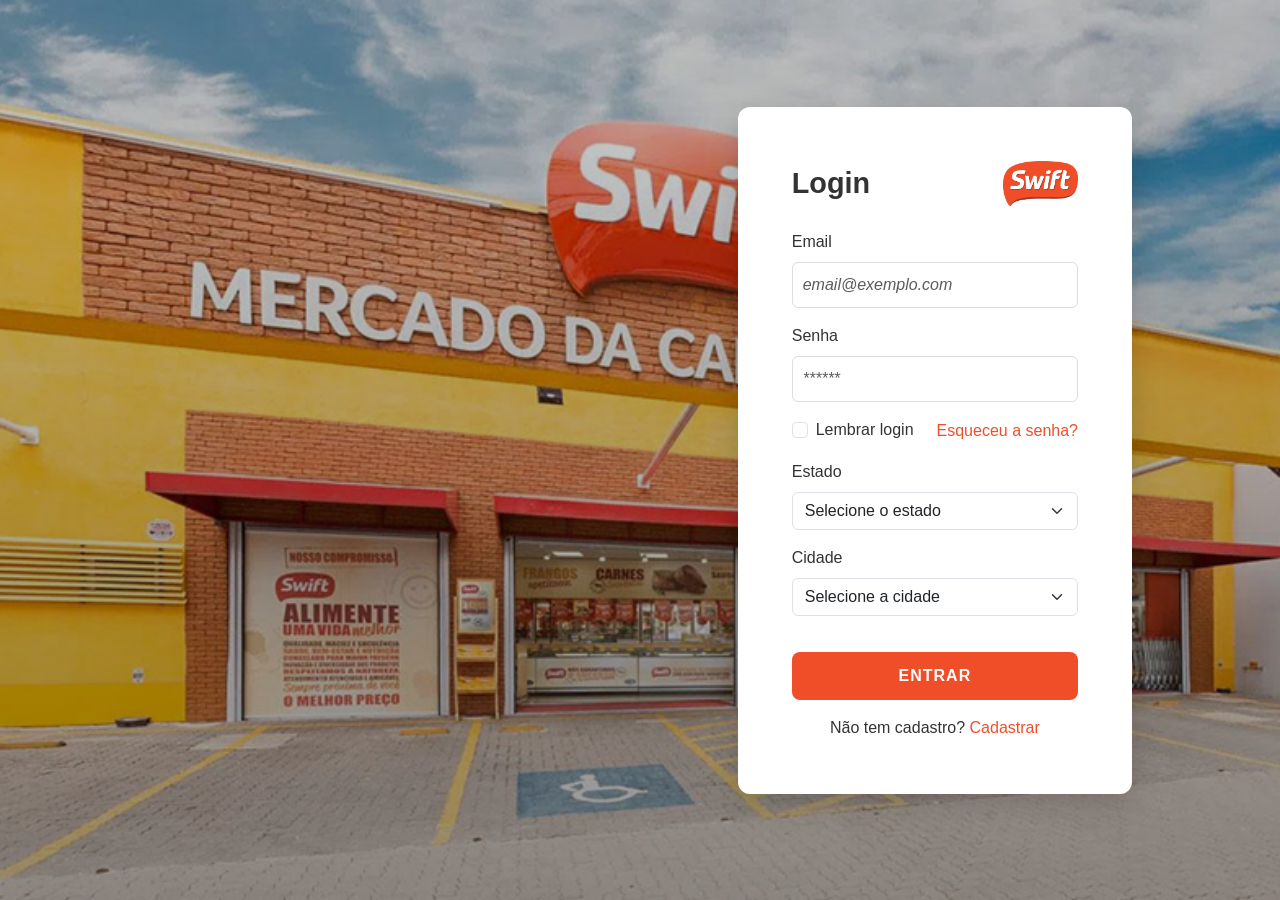
<file: Swift/index.html>
<!DOCTYPE html>
<html lang="pt-br">
<head>
  <meta charset="UTF-8" />
  <meta name="viewport" content="width=device-width, initial-scale=1" />
  <title>Login</title>

  <!-- Bootstrap -->
  <link href="https://cdn.jsdelivr.net/npm/bootstrap@5.3.2/dist/css/bootstrap.min.css" rel="stylesheet" />

  <!-- Bootstrap Icons -->
  <link rel="stylesheet" href="https://cdn.jsdelivr.net/npm/bootstrap-icons@1.11.3/font/bootstrap-icons.min.css">

  <!-- Estilos customizados -->
  <link rel="stylesheet" href="styles/login.css" />

  <style>
    .input-group-password {
      position: relative;
    }
    .toggle-eye {
      position: absolute;
      top: 50%;
      right: 10px;
      transform: translateY(-50%);
      cursor: pointer;
      z-index: 5;
      color: #6c757d; /* Cor cinza para o ícone */
    }
  </style>
</head>
<body class="bg-gradient-swift">

  <div class="login-wrapper">
    <div class="login-overlay">
      <form id="loginForm" class="p-4">

        <!-- Cabeçalho -->
        <div class="header-login mb-4 text-center">
          <h5 class="titulo-login">Login</h5>
          <img src="imgs/logo.png" alt="Logo Swift" class="logo-img" />
        </div>

        <!-- Alerta -->
        <div id="alertMessage" class="alert alert-danger d-none" role="alert"></div>

        <!-- Campo Email -->
        <div class="mb-3">
          <label for="email" class="form-label">Email</label>
          <input 
            type="email" 
            class="form-control input-icon" 
            id="email" 
            placeholder="email@exemplo.com" 
            required 
          />
        </div>

        <!-- Campo Senha -->
        <div class="mb-3 input-group-password">
          <label for="password" class="form-label">Senha</label>
          <input 
            type="password" 
            class="form-control input-icon" 
            id="password" 
            placeholder="******" 
            required 
          />
          <i class="bi bi-eye-slash toggle-eye" style="display: none;"></i>
        </div>

        <!-- Opções extras -->
        <div class="d-flex justify-content-between align-items-center mb-3 flex-wrap">
          <div class="form-check">
            <input class="form-check-input" type="checkbox" id="remember" />
            <label class="form-check-label" for="remember">Lembrar login</label>
          </div>
          <a href="recuperar.html" class="link-swift ms-2">Esqueceu a senha?</a>
        </div>

        <!-- Estado -->
        <div class="mb-3">
          <label for="estado" class="form-label">Estado</label>
          <select id="estado" class="form-select" required>
            <option value="">Selecione o estado</option>
            <option value="sp">São Paulo</option>
            <option value="rj">Rio de Janeiro</option>
          </select>
        </div>

        <!-- Cidade -->
        <div class="mb-3">
          <label for="cidade" class="form-label">Cidade</label>
          <select id="cidade" class="form-select" required>
            <option value="">Selecione a cidade</option>
            <option value="sbc">São Bernardo do Campo</option>
            <option value="sp-capital">São Paulo - Capital</option>
            <option value="rj-capital">Rio de Janeiro - Capital</option>
          </select>
        </div>

        <!-- Botão Entrar -->
        <div class="d-grid mb-3">
          <button type="submit" id="loginButton" class="btn-swift">Entrar</button>
        </div>

        <!-- Cadastro -->
        <div class="text-center">
          Não tem cadastro? 
          <a href="cadastro.html" class="link-swift">Cadastrar</a>
        </div>

      </form>
    </div>
  </div>

  <!-- Scripts -->
  <script src="https://cdn.jsdelivr.net/npm/bootstrap@5.3.2/dist/js/bootstrap.bundle.min.js"></script>
  <script src="js/login.js"></script>
</body>
</html>
</file>
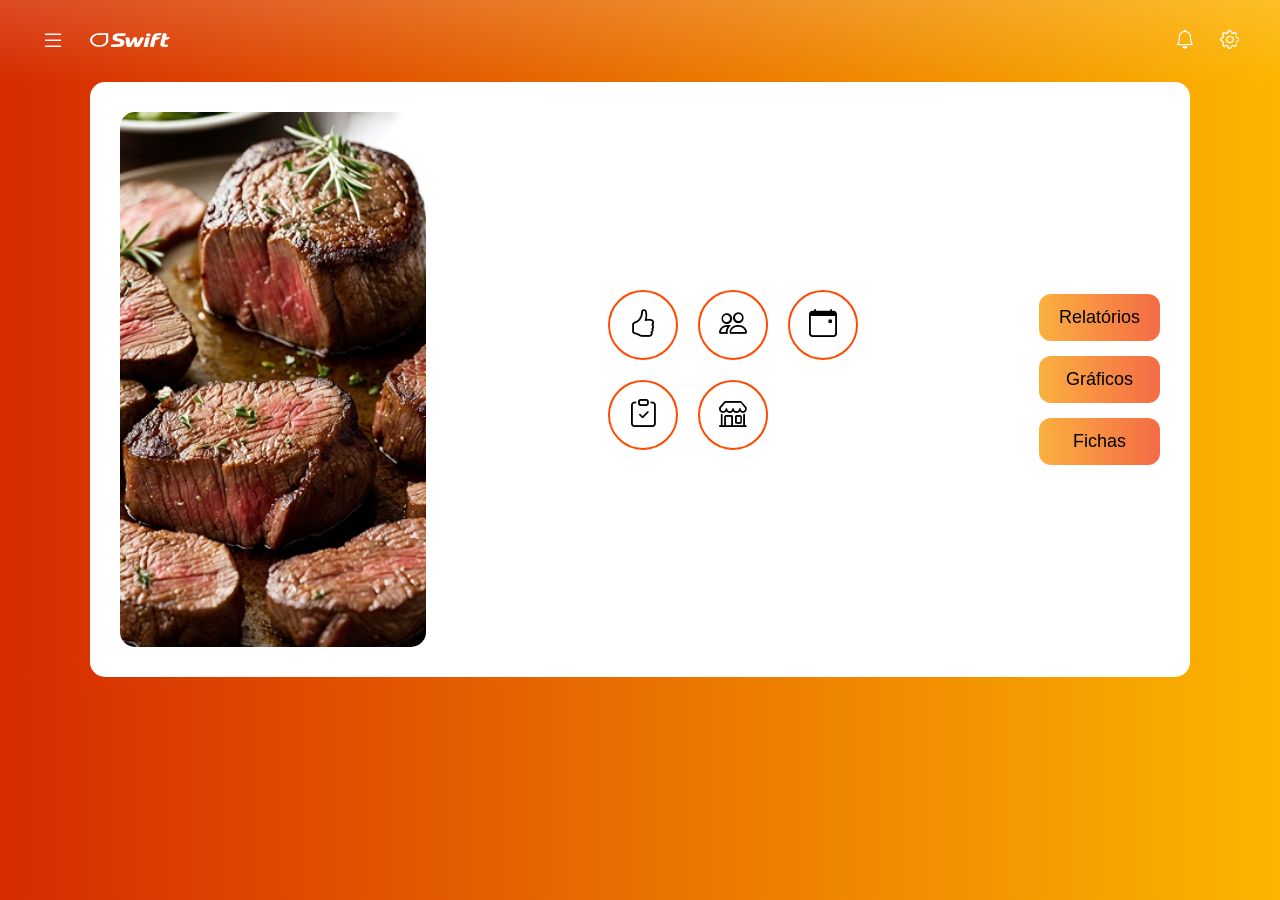
<file: Swift/administrador.html>
<!DOCTYPE html>
<html lang="pt-br">
<head>
    <meta charset="UTF-8">
    <meta name="viewport" content="width=device-width, initial-scale=1.0">
    <title>Swift Dashboard</title>
    <link href="https://cdn.jsdelivr.net/npm/bootstrap@5.3.8/dist/css/bootstrap.min.css" rel="stylesheet" integrity="sha384-sRIl4kxILFvY47J16cr9ZwB07vP4J8+LH7qKQnuqkuIAvNWLzeN8tE5YBujZqJLB" crossorigin="anonymous">
    <link rel="stylesheet" href="https://cdn.jsdelivr.net/npm/bootstrap-icons@1.13.1/font/bootstrap-icons.min.css">
    <link rel="stylesheet" href="styles/administrador.css">
</head>
<body>
    <!-- Navbar -->
    <nav class="navbar navbar-expand-lg navbar-dark bg-gradient p-3">
        <div class="container-fluid">
            <div>
                <button class="btn text-white me-2"><i class="bi bi-list" style="font-size: 1.5rem;"></i></button>
                <a class="navbar-brand fw-bold" href="#"><img src="imgs/Vector-branco.png" alt="Swift" width="80"></a>
            </div>
            <div class="d-flex">
                <button class="btn text-white"><i class="bi bi-bell" style="font-size: 1.2rem;"></i></button>
                <button class="btn text-white"><i class="bi bi-gear" style="font-size: 1.2rem;"></i></button>
            </div>
        </div>
    </nav>
  <!-- Container principal -->
  <div class="main-container">
    
    <!-- Imagem lateral -->
    <div class="image-left d-none d-md-block">
      <img src="./imgs/Filet Mignon Recipe 1.png" alt="Carne">
    </div>

    <!-- Conteúdo central -->
    <div class="content-center">
      <div class="icons">
        <div class="icon-circle"><i class="bi bi-hand-thumbs-up"></i></div>
        <div class="icon-circle"><i class="bi bi-people"></i></div>
        <div class="icon-circle"><i class="bi bi-calendar-event"></i></div>
        <div class="icon-circle"><i class="bi bi-clipboard-check"></i></div>
        <div class="icon-circle"><i class="bi bi-shop"></i></div>
      </div>
    </div>

    <!-- Botões laterais -->
    <div class="buttons-right">
      <button class="btn btn-custom">Relatórios</button>
      <button class="btn btn-custom">Gráficos</button>
      <button class="btn btn-custom">Fichas</button>
    </div>

  </div>
</body>
</html>
</file>
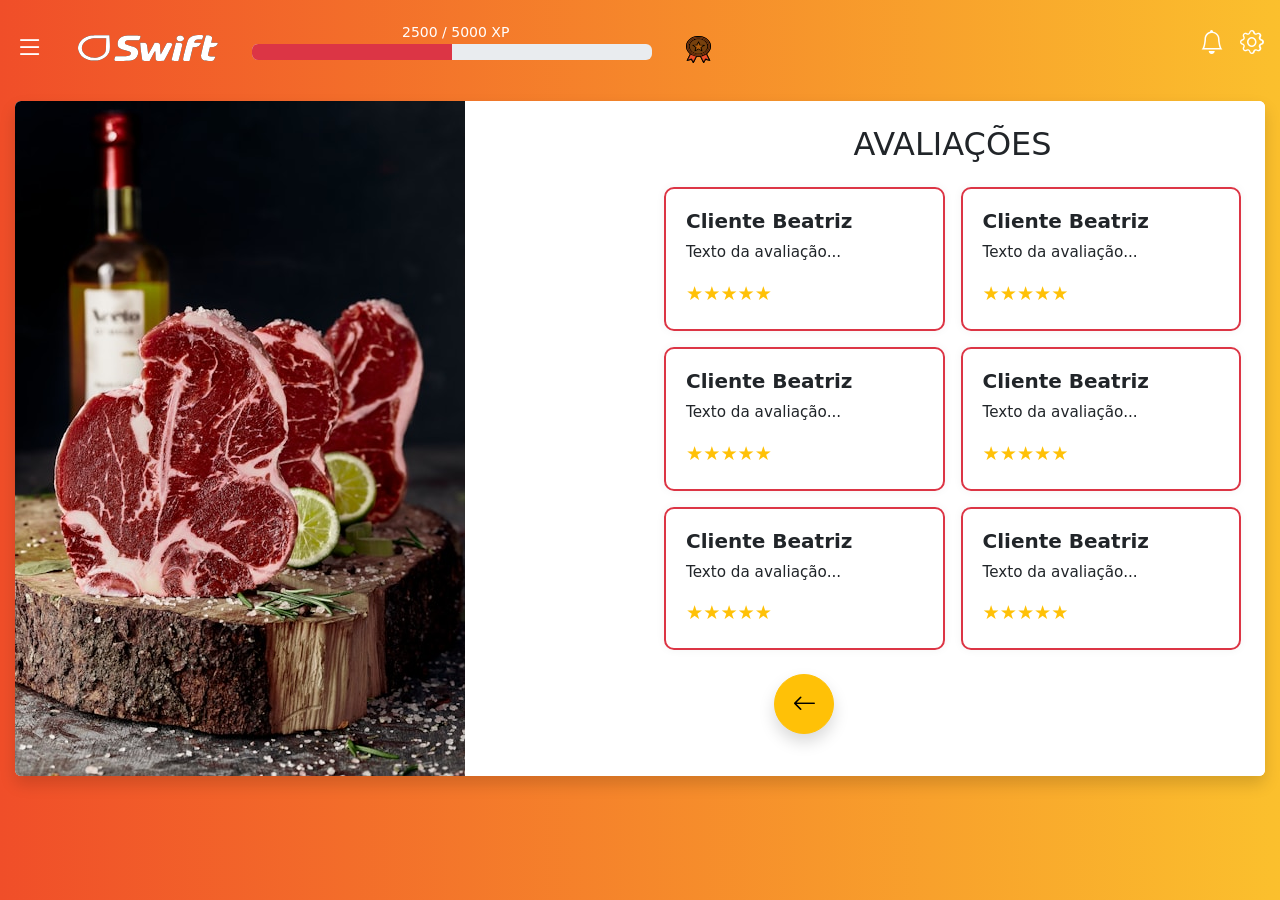
<file: Swift/avaliacao.html>
<!DOCTYPE html>
<html lang="pt-br">
<head>
  <meta charset="UTF-8" />
  <meta name="viewport" content="width=device-width, initial-scale=1" />
  <title>Avaliações</title>

  <!-- Bootstrap CSS + Ícones -->
  <link href="https://cdn.jsdelivr.net/npm/bootstrap@5.3.2/dist/css/bootstrap.min.css" rel="stylesheet" />
  <link href="https://cdn.jsdelivr.net/npm/bootstrap-icons@1.11.1/font/bootstrap-icons.css" rel="stylesheet" />

  <!-- CSS personalizado -->
  <link rel="stylesheet" href="../Swift/styles/base.css" />
  <link rel="stylesheet" href="./styles/avaliacao.css" />
</head>
<body class="bg-gradient-swift">

  <!-- TOPO -->
  <header class="d-flex align-items-center justify-content-between p-3 text-white">
    <div class="d-flex align-items-center gap-3">
      <i class="bi bi-list fs-3"></i>
      <img src="./imgs/logobranco.svg" alt="Logo Swift" class="logo-topo" />

      <!-- Barra de progresso -->
      <div class="progress-container">
        <span class="small text-white xp-numeros">2500 / 5000 XP</span>
        <div class="progress">
          <div class="progress-bar bg-danger" style="width: 50%;"></div>
        </div>
      </div>

      <!-- Medalha -->
      <img src="./imgs/megalhabronze.svg" alt="Medalha Bronze" class="medalha-icon" />
    </div>
    <div class="d-flex align-items-center gap-3">
      <i class="bi bi-bell fs-4"></i>
      <i class="bi bi-gear fs-4"></i>
    </div>
  </header>

  <!-- CONTEÚDO PRINCIPAL -->
  <main class="container-fluid my-1">
    <div class="estrutura-central mx-auto">
      <div class="row bg-white rounded shadow overflow-hidden">

        <!-- Imagem lateral -->
        <div class="col-md-6 p-0 d-none d-md-block">
          <img src="./imgs/carnecomsal.jpeg" alt="Imagem lateral" class="img-fluid h-100 object-fit-cover" />
        </div>

        <!-- Avaliações -->
        <div class="col-md-6 bg-white">
          <section class="container my-2">
            <h2 class="text-center mt-4 mb-4">AVALIAÇÕES</h2>

      <div class="row row-cols-1 row-cols-md-2 g-3">
              <!-- Avaliação padrão em colunas -->
              <div class="col">
  <div class="card-avaliacao h-100 d-flex flex-column justify-content-between">
    <h5 class="fw-semibold mb-2">Cliente Beatriz</h5>
    <p class="flex-grow-1 mb-3">Texto da avaliação...</p>
    <div class="text-warning">★★★★★</div>
  </div>
</div>

              <div class="col">
  <div class="card-avaliacao h-100 d-flex flex-column justify-content-between">
    <h5 class="fw-semibold mb-2">Cliente Beatriz</h5>
    <p class="flex-grow-1 mb-3">Texto da avaliação...</p>
    <div class="text-warning">★★★★★</div>
  </div>
</div>

              <div class="col">
  <div class="card-avaliacao h-100 d-flex flex-column justify-content-between">
    <h5 class="fw-semibold mb-2">Cliente Beatriz</h5>
    <p class="flex-grow-1 mb-3">Texto da avaliação...</p>
    <div class="text-warning">★★★★★</div>
  </div>
</div>

             <div class="col">
  <div class="card-avaliacao h-100 d-flex flex-column justify-content-between">
    <h5 class="fw-semibold mb-2">Cliente Beatriz</h5>
    <p class="flex-grow-1 mb-3">Texto da avaliação...</p>
    <div class="text-warning">★★★★★</div>
  </div>
</div>

           <div class="col">
  <div class="card-avaliacao h-100 d-flex flex-column justify-content-between">
    <h5 class="fw-semibold mb-2">Cliente Beatriz</h5>
    <p class="flex-grow-1 mb-3">Texto da avaliação...</p>
    <div class="text-warning">★★★★★</div>
  </div>
</div>

            <div class="col">
  <div class="card-avaliacao h-100 d-flex flex-column justify-content-between">
    <h5 class="fw-semibold mb-2">Cliente Beatriz</h5>
    <p class="flex-grow-1 mb-3">Texto da avaliação...</p>
    <div class="text-warning">★★★★★</div>
  </div>
</div>

              <!-- Botão Voltar -->
              <div class="col-12 text-center mt-4">
                <button class="btn btn-warning rounded-circle shadow" onclick="window.location.href='perfil.html'" style="width: 60px; height: 60px;">
                  <i class="bi bi-arrow-left fs-4"></i>
                </button>
              </div>
            </div>
          </section>
        </div>
      </div>
    </div>
  </main>

  <!-- Bootstrap JS -->
  <script src="js/avaliacao.js"></script>
  <script src="https://cdn.jsdelivr.net/npm/bootstrap@5.3.2/dist/js/bootstrap.bundle.min.js"></script>
</body>
</html>
</file>
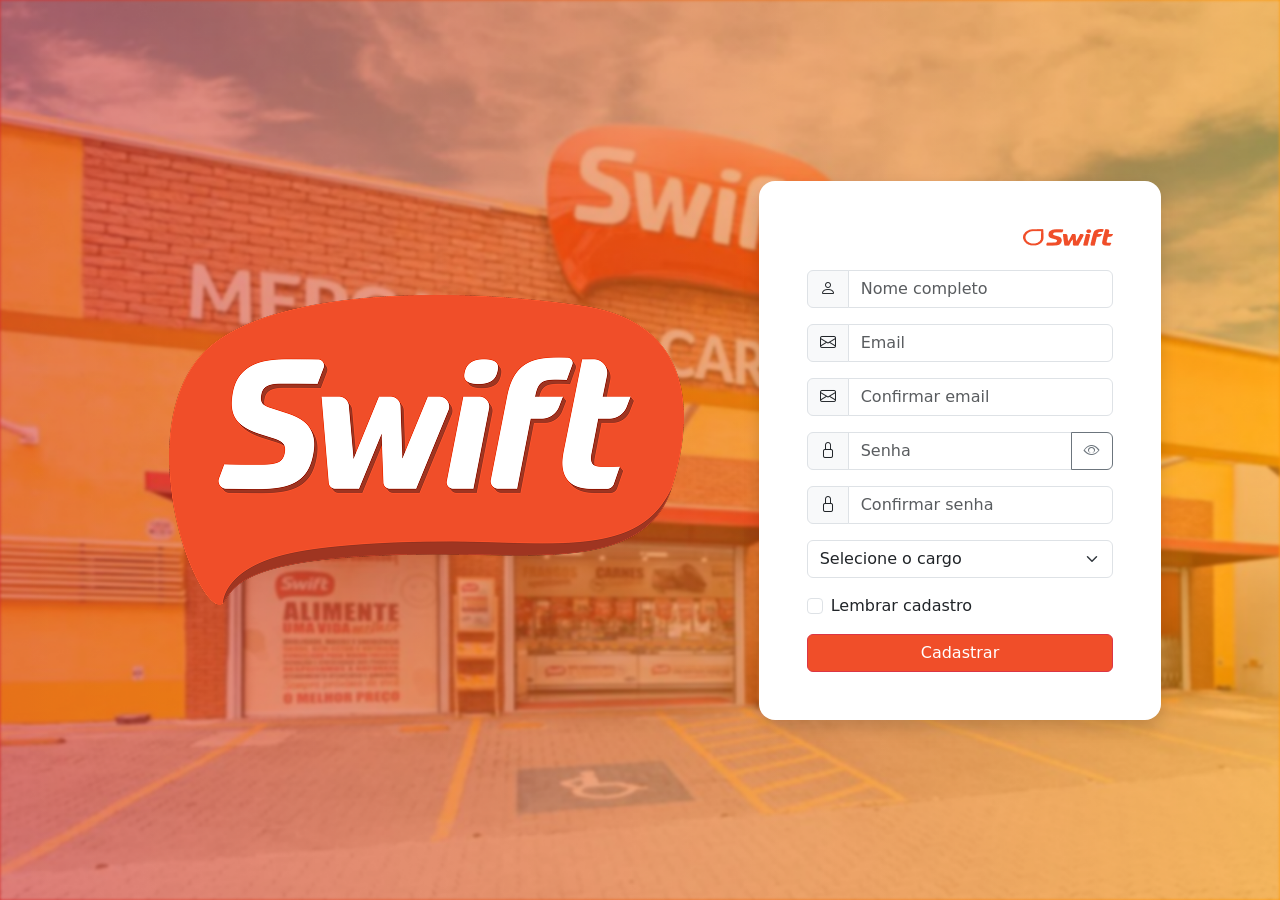
<file: Swift/cadastro.html>
<!DOCTYPE html>
<html lang="pt-br">
<head>
    <meta charset="UTF-8">
    <meta name="viewport" content="width=device-width, initial-scale=1.0">
    <title>Cadastro swift</title>
    <link href="https://cdn.jsdelivr.net/npm/bootstrap@5.3.8/dist/css/bootstrap.min.css" rel="stylesheet" integrity="sha384-sRIl4kxILFvY47J16cr9ZwB07vP4J8+LH7qKQnuqkuIAvNWLzeN8tE5YBujZqJLB" crossorigin="anonymous">
    <link rel="stylesheet" href="https://cdn.jsdelivr.net/npm/bootstrap-icons@1.13.1/font/bootstrap-icons.min.css">
    <link rel="stylesheet" href="reset.css">
</head>
<body>
   <main class="container-fluid min-vh-100 d-flex justify-content-center align-items-center">
    <div class="row w-100 justify-content-center align-items-center">

      <!-- Logo -->
      <div class="col-lg-6 d-none d-lg-flex justify-content-center">
        <img class="img-fluid" src="./imgs/swift-logo.png" alt="Logo da Swift">
      </div>

      <!-- Formulário -->
      <div class="col-lg-4 col-md-8">
        <form id="formCadastro" class="bg-white p-5 rounded-4 shadow">
          <img class="float-end mb-4" src="./imgs/Vector.png" alt="Decorativo">

          <div class="mb-3 input-group">
            <span class="input-group-text"><i class="bi bi-person"></i></span>
            <input type="text" id="nome" class="form-control" placeholder="Nome completo" required>
          </div>

          <div class="mb-3 input-group">
            <span class="input-group-text"><i class="bi bi-envelope"></i></span>
            <input type="email" id="email" class="form-control" placeholder="Email" required>
          </div>

          <div class="mb-3 input-group">
            <span class="input-group-text"><i class="bi bi-envelope"></i></span>
            <input type="email" id="confirmarEmail" class="form-control" placeholder="Confirmar email" required>
          </div>

          <div class="mb-3 input-group">
            <span class="input-group-text"><i class="bi bi-lock"></i></span>
            <input type="password" id="senha" class="form-control" placeholder="Senha" minlength="6" required>
            <button type="button" class="btn btn-outline-secondary" id="toggleSenha">
              <i class="bi bi-eye"></i>
            </button>
          </div>

          <div class="mb-3 input-group">
            <span class="input-group-text"><i class="bi bi-lock"></i></span>
            <input type="password" id="confirmarSenha" class="form-control" placeholder="Confirmar senha" minlength="6" required>
          </div>

          <div class="mb-3">
            <select class="form-select" id="cargo" required>
              <option value="" disabled selected>Selecione o cargo</option>
              <option value="gerente">Gerente</option>
              <option value="atendente">Atendente</option>
              <option value="caixa">Caixa</option>
              <option value="funcionario">Funcionário</option>
            </select>
          </div>

          <div class="form-check mb-3">
            <input class="form-check-input" type="checkbox" id="lembrar">
            <label class="form-check-label" for="lembrar">Lembrar cadastro</label>
          </div>

          <div id="mensagem" class="mb-3"></div>

          <button type="submit" class="btn btn-danger w-100">Cadastrar</button>
        </form>
      </div>
    </div>
  </main>

    <script src="js/cadastro.js"></script>
</body>
</html>
</file>
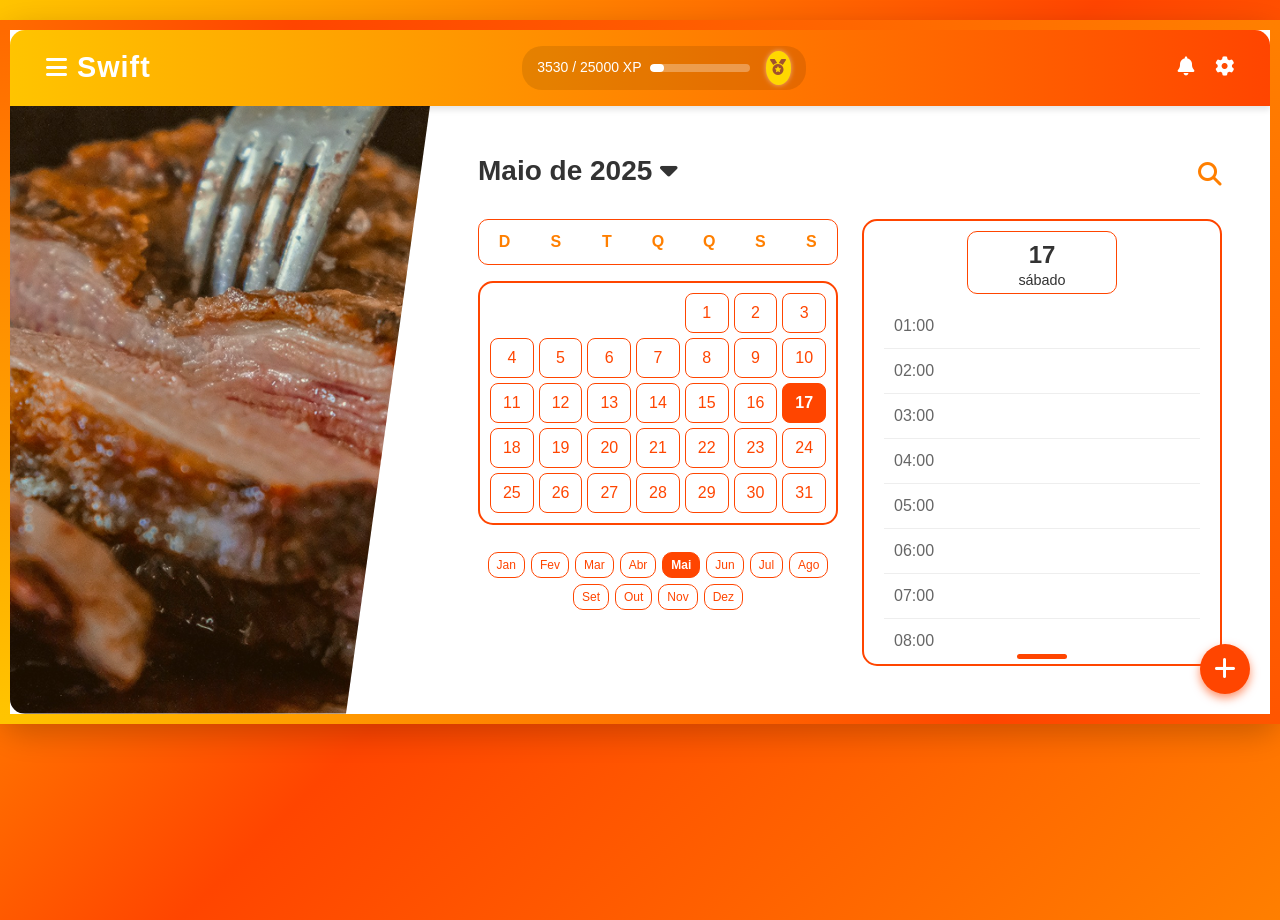
<file: Swift/calendario.html>
<!DOCTYPE html>
<html lang="pt-BR">
<head>
    <meta charset="UTF-8">
    <meta name="viewport" content="width=device-width, initial-scale=1.0">
    <title>Swift - Agenda Gamificada</title>
    <link href="https://cdn.jsdelivr.net/npm/bootstrap@5.3.0/dist/css/bootstrap.min.css" rel="stylesheet">
    <link href="https://cdnjs.cloudflare.com/ajax/libs/font-awesome/6.4.0/css/all.min.css" rel="stylesheet">
    <link rel="stylesheet" href="styles/calendario.css"> 
</head>
<body>

<div class="agenda-container">
    <nav class="navbar header-swift">
        <div class="container-fluid d-flex align-items-center justify-content-between">
            <div class="d-flex align-items-center">
                <button class="menu-toggler"><i class="fas fa-bars"></i></button>
                <span class="navbar-brand-swift">Swift</span>
            </div>
            
            <div class="xp-bar-header d-none d-sm-flex align-items-center mx-3 animated-in">
                <small class="text-white me-2">3530 / 25000 XP</small>
                <div class="progress-bar-swift">
                    <div class="progress-fill" style="width: 14.12%;"></div>
                </div>
                <span class="badge-swift ms-3" title="Nível Ouro"><i class="fas fa-medal"></i></span>
            </div>

            <div class="nav-icons">
                <i class="fas fa-bell nav-icon animated-icon"></i>
                <i class="fas fa-cog nav-icon animated-icon ms-3"></i>
            </div>
        </div>
    </nav>

    <div class="main-content container-fluid p-0">
        <div class="row g-0">
            <div class="col-lg-4 d-none d-lg-block">
                <div class="image-section">
                    </div>
            </div>

            <div class="col-12 col-lg-8 agenda-area p-4 p-md-5">
                <div class="d-flex justify-content-between align-items-center mb-4 animated-in">
                    <h3 class="agenda-title">Maio de 2025 <i class="fas fa-caret-down"></i></h3>
                    <i class="fas fa-search search-icon"></i>
                </div>

                <div class="row g-4">
                    <div class="col-12 col-xl-6 order-xl-1">
                        <div class="days-header mb-3 animated-in delay-1">
                            <span>D</span><span>S</span><span>T</span><span>Q</span><span>Q</span><span>S</span><span>S</span>
                        </div>
                        
                        <div class="month-grid animated-in delay-2">
                            <div class="date-box empty"></div><div class="date-box empty"></div><div class="date-box empty"></div><div class="date-box empty"></div>
                            <div class="date-box date-item">1</div>
                            <div class="date-box date-item">2</div>
                            <div class="date-box date-item">3</div>
                            <div class="date-box date-item">4</div><div class="date-box date-item">5</div><div class="date-box date-item">6</div>
                            <div class="date-box date-item">7</div><div class="date-box date-item">8</div><div class="date-box date-item">9</div>
                            <div class="date-box date-item">10</div>
                            <div class="date-box date-item">11</div><div class="date-box date-item">12</div><div class="date-box date-item">13</div>
                            <div class="date-box date-item">14</div><div class="date-box date-item">15</div><div class="date-box date-item">16</div>
                            <div class="date-box date-item selected-date" data-day="Sábado">17</div>
                            <div class="date-box date-item">18</div><div class="date-box date-item">19</div><div class="date-box date-item">20</div>
                            <div class="date-box date-item">21</div><div class="date-box date-item">22</div><div class="date-box date-item">23</div>
                            <div class="date-box date-item">24</div>
                            <div class="date-box date-item">25</div><div class="date-box date-item">26</div><div class="date-box date-item">27</div>
                            <div class="date-box date-item">28</div><div class="date-box date-item">29</div><div class="date-box date-item">30</div>
                            <div class="date-box date-item">31</div>
                        </div>

                        <div class="month-nav mt-4 animated-in delay-3">
                            <span class="month-tag">Jan</span><span class="month-tag">Fev</span><span class="month-tag">Mar</span>
                            <span class="month-tag">Abr</span><span class="month-tag active-month">Mai</span><span class="month-tag">Jun</span>
                            <span class="month-tag">Jul</span><span class="month-tag">Ago</span><span class="month-tag">Set</span>
                            <span class="month-tag">Out</span><span class="month-tag">Nov</span><span class="month-tag">Dez</span>
                        </div>
                    </div>

                    <div class="col-12 col-xl-6 order-xl-2">
                        <div class="time-slots-card animated-in delay-4">
                            <div class="date-indicator">17 <span class="day-name">sábado</span></div>
                            <div class="time-slots-list">
                                <div class="time-slot-item">01:00</div>
                                <div class="time-slot-item">02:00</div>
                                <div class="time-slot-item">03:00</div>
                                <div class="time-slot-item">04:00</div>
                                <div class="time-slot-item">05:00</div>
                                <div class="time-slot-item">06:00</div>
                                <div class="time-slot-item">07:00</div>
                                <div class="time-slot-item">08:00</div>
                                <div class="time-slot-item">09:00</div>
                                </div>
                            <div class="time-slot-highlight"></div>
                        </div>
                        <button class="btn-add-event animated-in delay-5" title="Adicionar Evento">
                            <i class="fas fa-plus"></i>
                        </button>
                    </div>
                </div>
            </div>
        </div>
    </div>
</div>

<script src="https://cdn.jsdelivr.net/npm/bootstrap@5.3.0/dist/js/bootstrap.bundle.min.js"></script>
<script src="./js/calendario.js"></script>

</body>
</html>
</file>
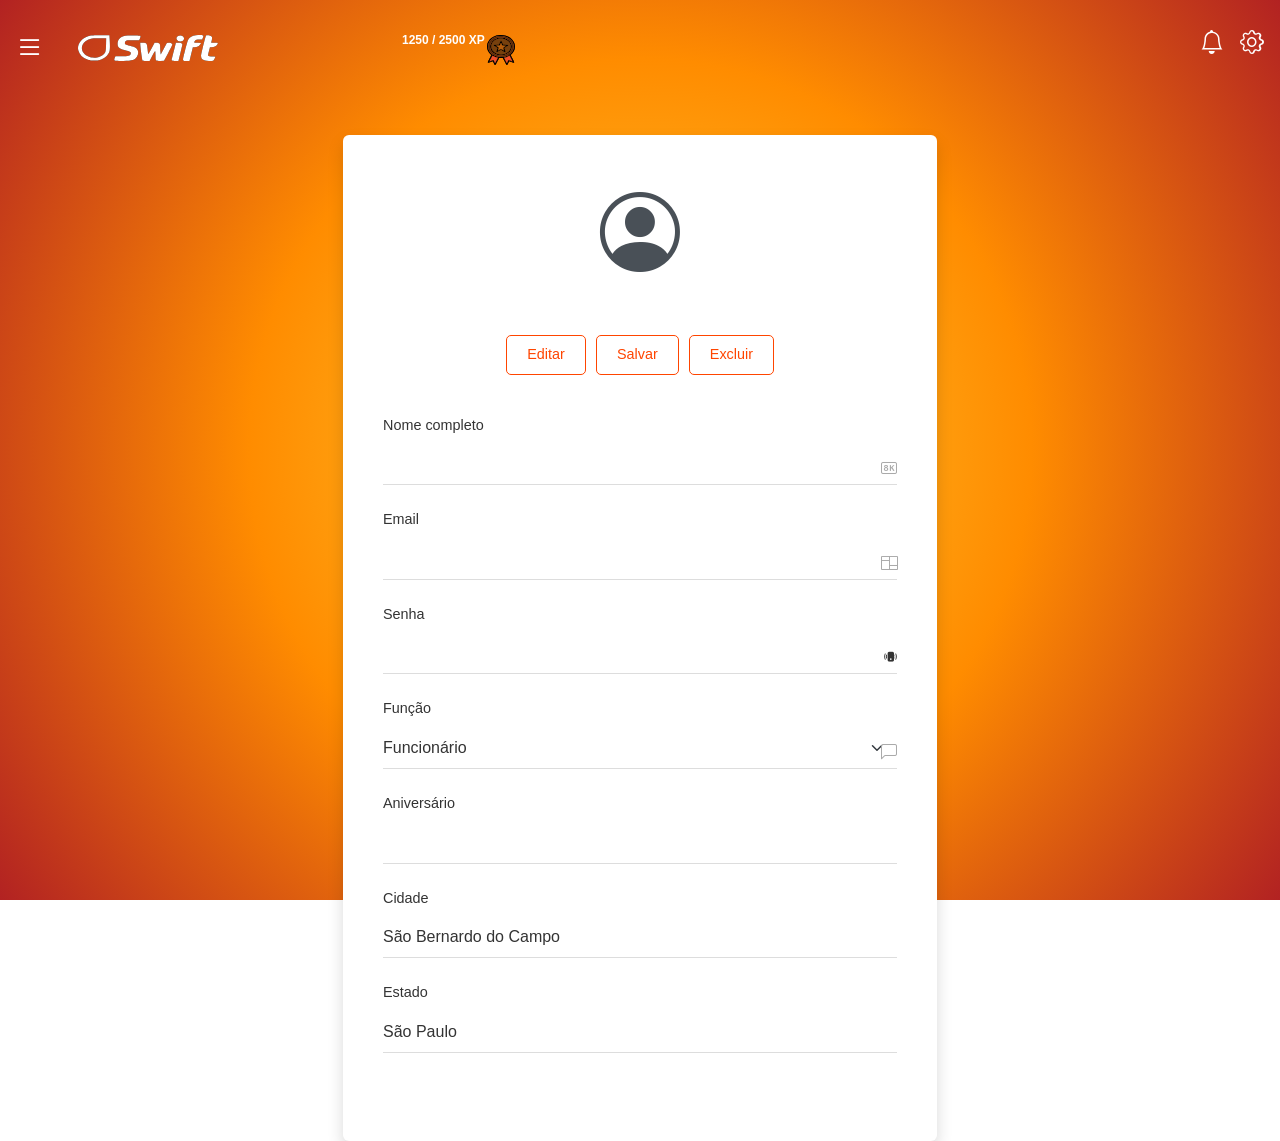
<file: Swift/configuracao.html>
<!DOCTYPE html>
<html lang="pt-br">
<head>
  <meta charset="UTF-8">
  <meta name="viewport" content="width=device-width, initial-scale=1">
  <title>Configuração</title>

  <!-- Bootstrap CSS + Ícones -->
  <link href="https://cdn.jsdelivr.net/npm/bootstrap@5.3.2/dist/css/bootstrap.min.css" rel="stylesheet">
  <link href="https://cdn.jsdelivr.net/npm/bootstrap-icons@1.10.5/font/bootstrap-icons.css" rel="stylesheet">

  <!-- CSS personalizado -->
  <link rel="stylesheet" href="styles/base.css">
  <link rel="stylesheet" href="styles/configuracao.css">

</head>
<body class="bg-gradient-swift">

  <!-- TOPO -->
  <header class="d-flex align-items-center justify-content-between p-3 text-white">
    <div class="d-flex align-items-center gap-3">
      <i class="bi bi-list fs-3"></i>
      <img src="./imgs/logobranco.svg" alt="Logo Swift" class="logo-topo">

      <!-- Barra de progresso -->
      <div class="progress-container">
        <span class="small text-white xp-numeros"> 1250 / 2500 XP</span>
        <div class="progress">
          <div class="progress-bar bg-danger" style="width: 50%;"></div>
        </div>
      </div>

      <!-- Medalha -->
      <img src="./imgs/megalhabronze.svg" alt="Medalha Bronze" class="medalha-icon">
    </div>
    <div class="d-flex align-items-center gap-3">
      <i class="bi bi-bell fs-4"></i>
      <i class="bi bi-gear fs-4"></i>
    </div>
  </header>

  <!-- FORMULÁRIO -->
  <main class="container-fluid my-1">
    <div class="estrutura-central mx-auto">
      <div class="row bg-white rounded shadow overflow-hidden">

        <!-- Imagem lateral -->
        <!-- <div class="col-md-6 p-0 d-none d-md-block"></div>
          <img src="./simgs/carnecomsal.jpeg" alt="Imagem lateral" class="img-fluid h-100 object-fit-cover">
        </div>-->

        <!-- Formulário -->
        <div class="col-md-6 p-4">
          <form id="perfilForm">
            <div class="d-flex justify-content-between align-items-center mb-4">
              <i class="bi bi-person-circle fs-1 perfil-icon"></i>
              <div class="d-flex gap-2">
                <button id="editarBtn" type="button" class="btn btn-outline-danger">Editar</button>
                <button id="salvarBtn" type="button" class="btn btn-outline-danger">Salvar</button>
                <button id="excluirBtn" type="button" class="btn btn-outline-danger">Excluir</button>
              </div>
            </div>

            <!-- Campos -->
            <div class="mb-3">
              <label for="nome" class="form-label">Nome completo</label>
              <input type="text" class="form-control" id="nome" value="" readonly>
            </div>

            <div class="mb-3">
              <label for="email" class="form-label">Email</label>
              <input type="email" class="form-control" id="email" value="" readonly>
            </div>

            <div class="mb-3">
              <label for="senha" class="form-label">Senha</label>
              <input type="text" class="form-control" id="senha" value="" readonly>
            </div>

            <div class="mb-3">
              <label for="funcao" class="form-label">Função</label>
              <select class="form-select" id="funcao" readonly>

                <option value="Funcionário" selected>Funcionário</option>
                <option value="Vendedor">Cliente</option>
              </select>
            </div>

            <div class="mb-3">
              <label for="data" class="form-label">Aniversário</label>
              <input type="text" class="form-control" id="data" value="" readonly>
            </div>

            <div class="mb-3">
              <label for="cidade" class="form-label">Cidade</label>
              <input type="text" class="form-control" id="cidade" value="São Bernardo do Campo" readonly>
            </div>

            <div class="mb-3">
              <label for="estado" class="form-label">Estado</label>
              <input type="text" class="form-control" id="estado" value="São Paulo" readonly>

              <!-- Botão Voltar -->
                <div class="text-center mt-5">
                  <!-- Botão funcional -->
                  <button onclick="alert('Configurações salvas!')" class="btn btn-primary">Voltar</button>
                     </button>
                  
                </div>
            </div>
          </form>
        </div>
      </div>
    </div>
  </main>

  <!-- Scripts -->
  <script src="js/configuracao.js"></script>
  <script src="https://cdn.jsdelivr.net/npm/bootstrap@5.3.2/dist/js/bootstrap.bundle.min.js"></script>
</body>
</html>
</file>
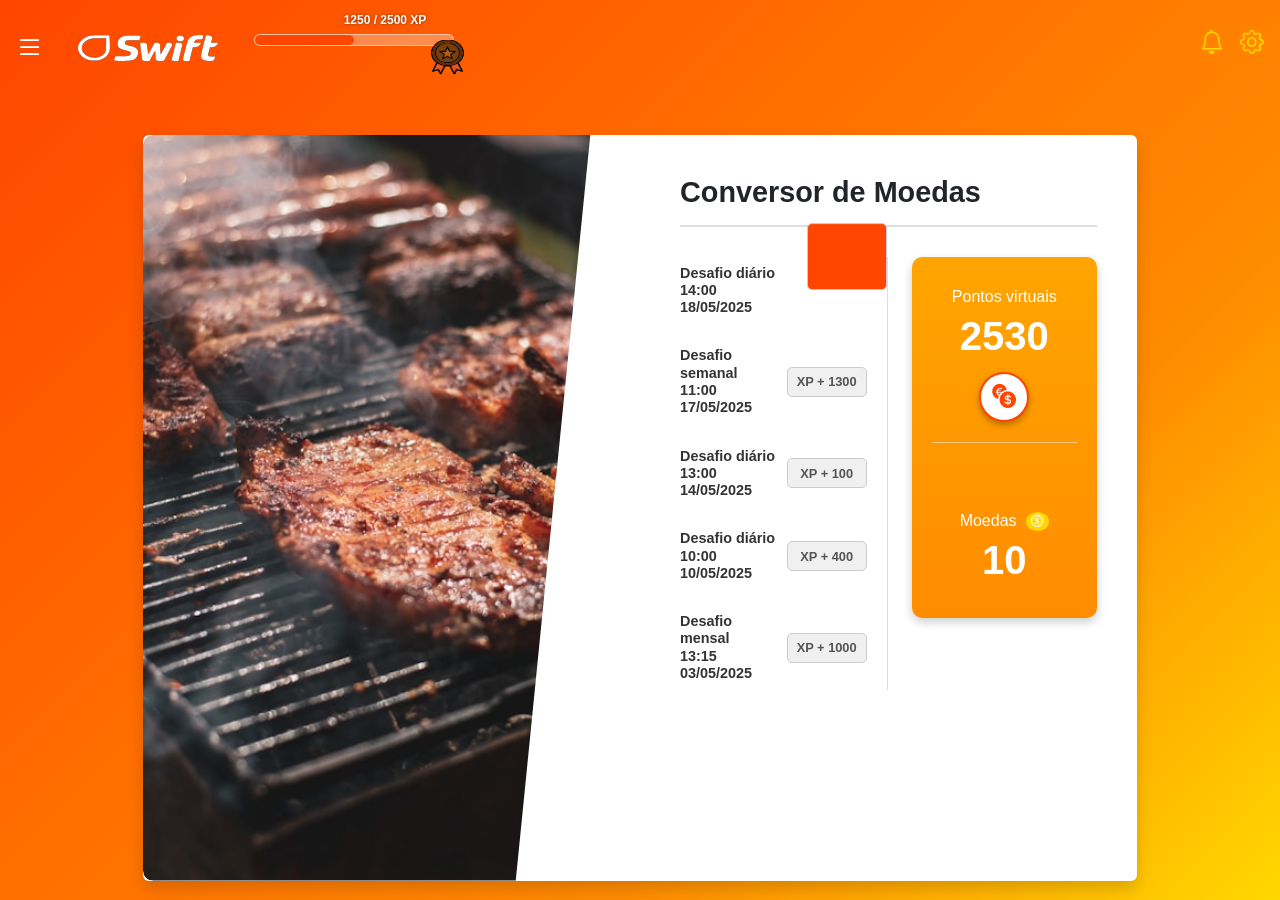
<file: Swift/conversor.html>
<!DOCTYPE html>
<html lang="pt-br">
<head>
  <meta charset="UTF-8">
  <meta name="viewport" content="width=device-width, initial-scale=1.0">
  <title>Conversor de Moedas</title>

  <!-- Bootstrap: ajuda com layout e responsividade -->
  <link href="https://cdn.jsdelivr.net/npm/bootstrap@5.3.2/dist/css/bootstrap.min.css" rel="stylesheet">
  <link href="https://cdn.jsdelivr.net/npm/bootstrap-icons@1.11.1/font/bootstrap-icons.css" rel="stylesheet">

  <!-- Seus estilos personalizados -->
  <link rel="stylesheet" href="styles/base.css">
  <link rel="stylesheet" href="styles/conversor.css">
</head>

<body class="bg-gradient-swift">

  <!-- TOPO DA PÁGINA -->
  <header class="d-flex align-items-center justify-content-between p-3 text-white">
    <div class="d-flex align-items-center gap-3">
      <i class="bi bi-list fs-3"></i>
      <img src="imgs/logobranco.svg" alt="Logo Swift" class="logo-topo">

      <!-- Barra de progresso -->
      <div class="progress-container">
        <span class="small text-white xp-numeros">1250 / 2500 XP</span>
        <div class="progress">
          <div class="progress-bar bg-danger" style="width: 50%;"></div>
        </div>
      </div>

      <!-- Medalha -->
      <img src="imgs/megalhabronze.svg" alt="Medalha Bronze" class="medalha-icon">
    </div>

    <div class="d-flex align-items-center gap-3">
      <i class="bi bi-bell fs-4"></i>
      <i class="bi bi-gear fs-4"></i>
    </div>
  </header>

  <!-- CONTEÚDO PRINCIPAL -->
  <main class="container-fluid my-1">
    <div class="estrutura-central mx-auto">
      <div class="row bg-white rounded shadow overflow-hidden">

        <!-- COLUNA ESQUERDA: Imagem da carne -->
        <div class="col-md-6 p-0 d-none d-md-block">
          <div class="imagem-wrapper">
            <img src="imgs/carne_grelha.jpeg" alt="Imagem lateral" class="img-fluid object-fit-cover">
          </div>
        </div>

        <!-- COLUNA DIREITA -->
<!-- COLUNA DIREITA -->
<div class="col-md-6 p-6 d-flex flex-column">

  <!-- TÍTULO -->
  <div class="titulo-moedas">
    <h2 class="fw-semibold text-dark">Conversor de Moedas</h2>
  </div>

  <!-- CONTEÚDO CENTRALIZADO -->
  <div class="conteudo-moedas d-flex gap-4">
    
    <!-- Lista de desafios -->
    <div class="flex-grow-1">
      <ul class="list-unstyled">
        <li class="mb-3"><strong>Desafio diário</strong> – XP + 200<br><small>Expira: 18/05/2025</small></li>
        <li class="mb-3"><strong>Desafio semanal</strong> – XP + 1300<br><small>Expira: 11/05/2025</small></li>
        <li class="mb-3"><strong>Desafio diário</strong> – XP + 400<br><small>Expira: 18/05/2025</small></li>
        <li class="mb-3"><strong>Desafio mensal</strong> – XP + 530<br><small>Expira: 11/05/2025</small></li>
        <li class="mb-3"><strong>Desafio semanal</strong> – XP + 1300<br><small>Expira: 11/05/2025</small></li>
      </ul>
    </div>

    <!-- Card de pontos e moedas -->
    <div class="pontos-card text-center">
      <div class="mb-4">
        <h5 class="fw-semibold">Pontos virtuais</h5>
        <h1 id="pontos" class="fs-3 fw-bold">2530</h1>
        <div id="converter" class="converter-btn mx-auto mt-3">
          <i class="bi bi-currency-exchange fs-4"></i>
        </div>
      </div>
      <hr class="border-dark">
      <div class="mt-4">
        <h5 class="fw-semibold">Moedas <i class="bi bi-coin text-white"></i></h5>
        <h1 id="moedas" class="fs-3 fw-bold">10</h1>
      </div>
    </div>

  </div> <!-- fim do conteudo-moedas -->

</div> <!-- fim da coluna direita -->
</div>
  </main>

  <!-- Scripts -->
  <script src="https://cdn.jsdelivr.net/npm/bootstrap@5.3.2/dist/js/bootstrap.bundle.min.js"></script>
  <script src="js/conversor.js"></script>
</body>
</html>
</file>
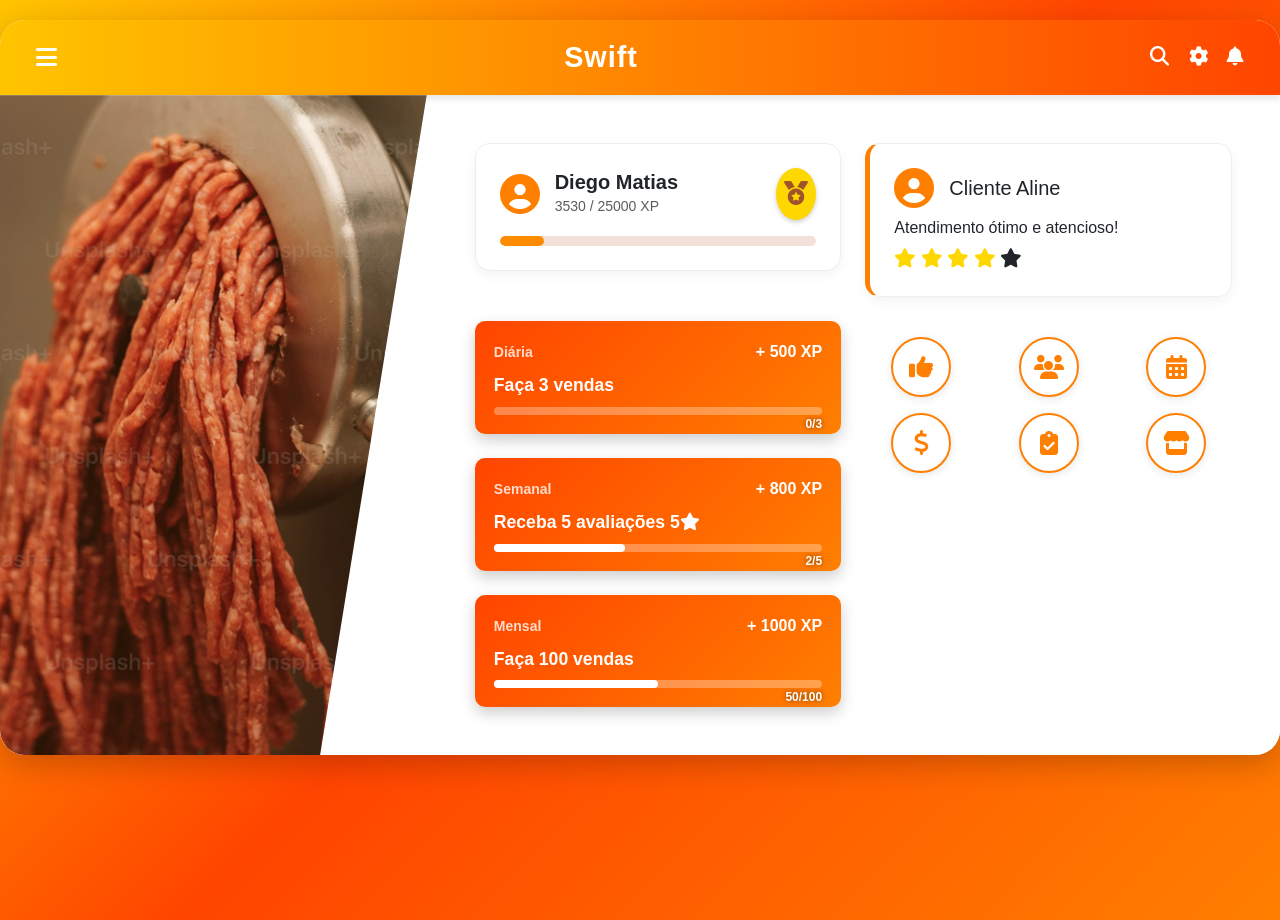
<file: Swift/geral.html>
<!DOCTYPE html>
<html lang="pt-BR">
<head>
    <meta charset="UTF-8">
    <meta name="viewport" content="width=device-width, initial-scale=1.0">
    <title>Swift - Dashboard Gamificado</title>
    <link href="https://cdn.jsdelivr.net/npm/bootstrap@5.3.0/dist/css/bootstrap.min.css" rel="stylesheet">
    <link href="https://cdnjs.cloudflare.com/ajax/libs/font-awesome/6.4.0/css/all.min.css" rel="stylesheet">
    <link rel="stylesheet" href="styles/index.css"> 
</head>
<body>

<div class="dashboard-container">
    <nav class="navbar header-swift">
        <div class="container-fluid">
            <button class="menu-toggler"><i class="fas fa-bars"></i></button>
            <span class="navbar-brand-swift">Swift</span>
            <div class="nav-icons">
                <i class="fas fa-search nav-icon"></i>
                <i class="fas fa-cog nav-icon animated-icon"></i>
                <i class="fas fa-bell nav-icon animated-icon"></i>
            </div>
        </div>
    </nav>

    <div class="main-content container-fluid p-0">
        <div class="row g-0">
            <div class="col-lg-4 d-none d-lg-block">
                <div class="image-section">
                    </div>
            </div>

            <div class="col-12 col-lg-8 dashboard-area p-4 p-md-5">
                <div class="row g-4">
                    <div class="col-12 col-md-6 order-md-1">
                        <div class="card-swift profile-card animated-in">
                            <div class="d-flex align-items-center mb-3">
                                <i class="fas fa-user-circle profile-icon"></i>
                                <div>
                                    <h5 class="mb-0">Diego Matias</h5>
                                    <small class="text-muted">3530 / 25000 XP</small>
                                </div>
                                <span class="badge-swift ms-auto" title="Nível Ouro">
                                    <i class="fas fa-medal"></i>
                                </span>
                            </div>
                            <div class="progress-bar-swift">
                                <div class="progress-fill" style="width: 14.12%;" data-xp="3530/25000"></div>
                            </div>
                        </div>
                    </div>

                    <div class="col-12 col-md-6 order-md-3 order-lg-2">
                        <div class="card-swift feedback-card animated-in delay-1">
                            <div class="d-flex align-items-center mb-2">
                                <i class="fas fa-user-circle profile-icon"></i>
                                <h5 class="mb-0">Cliente Aline</h5>
                            </div>
                            <p class="mb-2">Atendimento ótimo e atencioso!</p>
                            <div class="stars">
                                <i class="fas fa-star filled"></i>
                                <i class="fas fa-star filled"></i>
                                <i class="fas fa-star filled"></i>
                                <i class="fas fa-star filled"></i>
                                <i class="fas fa-star"></i>
                            </div>
                        </div>
                    </div>
                    
                    <div class="col-12 col-lg-6 order-lg-3">
                        <div class="row g-4">
                            <div class="col-12">
                                <div class="task-card daily-task animated-in delay-2">
                                    <small>Diária</small>
                                    <span class="xp-reward">+ 500 XP</span>
                                    <p class="task-title">Faça 3 vendas</p>
                                    <div class="progress-bar-task">
                                        <div class="progress-fill" style="width: 0%;" data-current="0" data-total="3"></div>
                                        <span class="progress-text">0/3</span>
                                    </div>
                                </div>
                            </div>
                            <div class="col-12">
                                <div class="task-card weekly-task animated-in delay-3">
                                    <small>Semanal</small>
                                    <span class="xp-reward">+ 800 XP</span>
                                    <p class="task-title">Receba 5 avaliações 5<i class="fas fa-star"></i></p>
                                    <div class="progress-bar-task">
                                        <div class="progress-fill" style="width: 40%;" data-current="2" data-total="5"></div>
                                        <span class="progress-text">2/5</span>
                                    </div>
                                </div>
                            </div>
                            <div class="col-12">
                                <div class="task-card monthly-task animated-in delay-4">
                                    <small>Mensal</small>
                                    <span class="xp-reward">+ 1000 XP</span>
                                    <p class="task-title">Faça 100 vendas</p>
                                    <div class="progress-bar-task">
                                        <div class="progress-fill" style="width: 50%;" data-current="50" data-total="100"></div>
                                        <span class="progress-text">50/100</span>
                                    </div>
                                </div>
                            </div>
                        </div>
                    </div>
                    
                    <div class="col-12 col-md-6 order-md-2 order-lg-4">
                        <div class="row g-3 icon-grid animated-in delay-5">
                            <div class="col-4 icon-wrapper"><div class="icon-circle clickable-icon" data-text="Ranking"><i class="fas fa-thumbs-up"></i></div></div>
                            <div class="col-4 icon-wrapper"><div class="icon-circle clickable-icon" data-text="Liderança"><i class="fas fa-users"></i></div></div>
                            <div class="col-4 icon-wrapper"><div class="icon-circle clickable-icon" data-text="Agenda"><i class="fas fa-calendar-alt"></i></div></div>
                            <div class="col-4 icon-wrapper"><div class="icon-circle clickable-icon" data-text="Finanças"><i class="fas fa-dollar-sign"></i></div></div>
                            <div class="col-4 icon-wrapper"><div class="icon-circle clickable-icon" data-text="Metas"><i class="fas fa-clipboard-check"></i></div></div>
                            <div class="col-4 icon-wrapper"><div class="icon-circle clickable-icon" data-text="Loja de Recompensas"><i class="fas fa-store"></i></div></div>
                        </div>
                    </div>
                </div>
            </div>
        </div>
    </div>
</div>

<script src="https://cdn.jsdelivr.net/npm/bootstrap@5.3.0/dist/js/bootstrap.bundle.min.js"></script>
<script src="./js/inicial.js"></script>

</body>
</html>
</file>
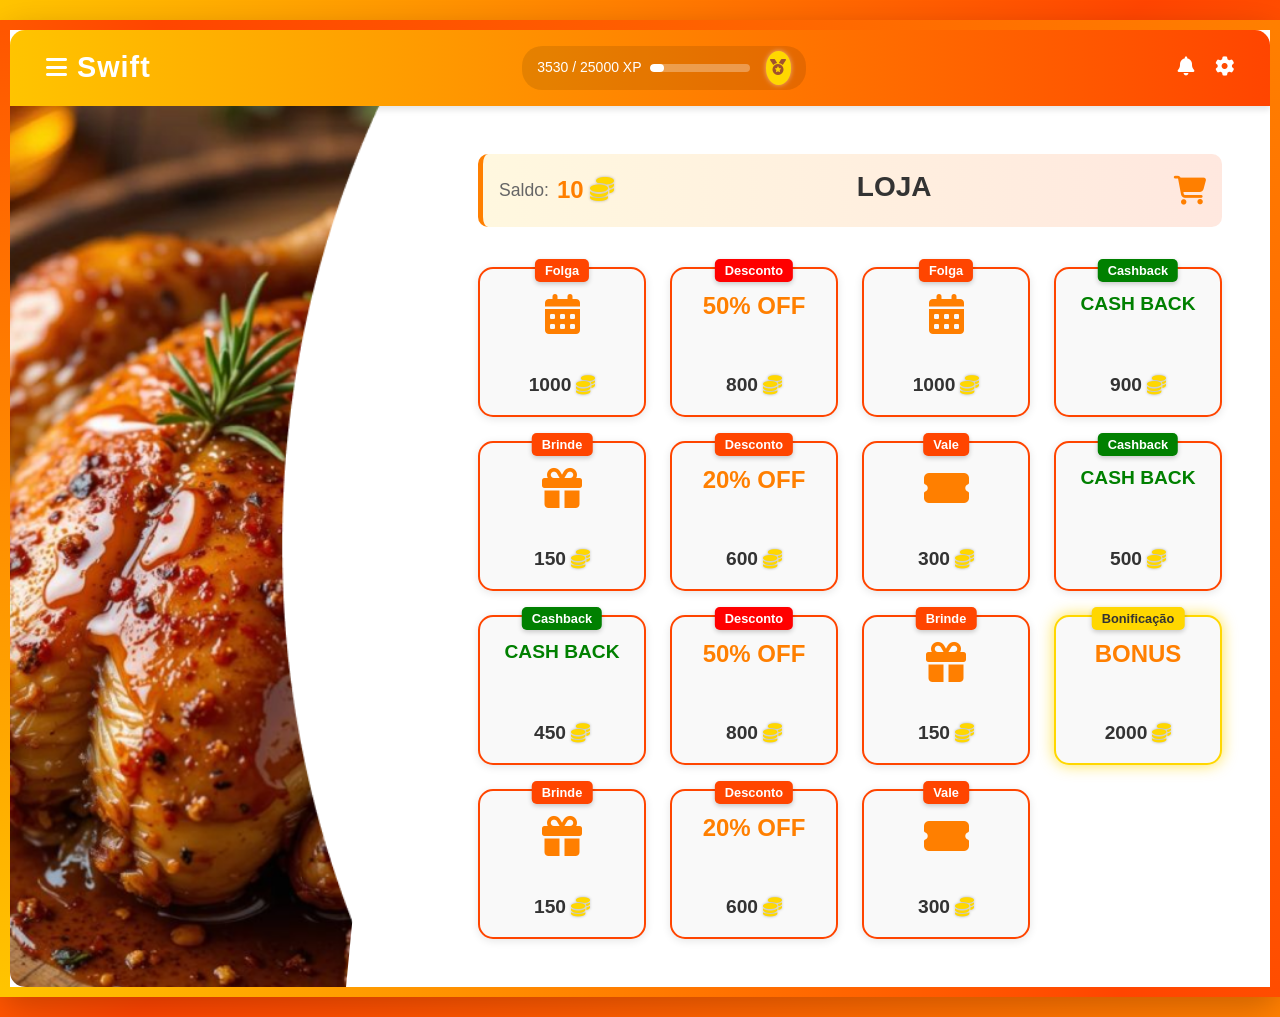
<file: Swift/loja.html>
<!DOCTYPE html>
<html lang="pt-BR">
<head>
    <meta charset="UTF-8">
    <meta name="viewport" content="width=device-width, initial-scale=1.0">
    <title>Swift - Loja de Recompensas</title>
    <link href="https://cdn.jsdelivr.net/npm/bootstrap@5.3.0/dist/css/bootstrap.min.css" rel="stylesheet">
    <link href="https://cdnjs.cloudflare.com/ajax/libs/font-awesome/6.4.0/css/all.min.css" rel="stylesheet">
    <link rel="stylesheet" href="styles/loja.css"> 
</head>
<body>

<div class="loja-container">
    <nav class="navbar header-swift">
        <div class="container-fluid d-flex align-items-center justify-content-between">
            <div class="d-flex align-items-center">
                <button class="menu-toggler"><i class="fas fa-bars"></i></button>
                <span class="navbar-brand-swift">Swift</span>
            </div>
            
            <div class="xp-bar-header d-none d-sm-flex align-items-center mx-3 animated-in">
                <small class="text-white me-2">3530 / 25000 XP</small>
                <div class="progress-bar-swift">
                    <div class="progress-fill" style="width: 14.12%;"></div>
                </div>
                <span class="badge-swift ms-3" title="Nível Ouro"><i class="fas fa-medal"></i></span>
            </div>

            <div class="nav-icons">
                <i class="fas fa-bell nav-icon animated-icon"></i>
                <i class="fas fa-cog nav-icon animated-icon ms-3"></i>
            </div>
        </div>
    </nav>

    <div class="main-content container-fluid p-0">
        <div class="row g-0">
            <div class="col-lg-4 d-none d-lg-block">
                <div class="image-section">
                    </div>
            </div>

            <div class="col-12 col-lg-8 loja-area p-4 p-md-5">
                
                <div class="store-header d-flex justify-content-between align-items-center mb-4 animated-in">
                    <div class="d-flex align-items-center">
                        <span class="saldo-text me-2">Saldo:</span>
                        <span class="saldo-value">10 <i class="fas fa-coins coin-icon pulse-coin"></i></span>
                    </div>
                    <h3 class="loja-title">LOJA</h3>
                    <i class="fas fa-shopping-cart cart-icon clickable-icon"></i>
                </div>

                <div class="row row-cols-2 row-cols-md-3 row-cols-lg-4 g-4 reward-grid">
                    
                    <div class="col animated-in delay-1">
                        <div class="reward-card" data-cost="1000">
                            <span class="reward-type">Folga</span>
                            <i class="fas fa-calendar-alt reward-icon"></i>
                            <div class="cost-box">
                                <span>1000</span>
                                <i class="fas fa-coins coin-icon"></i>
                            </div>
                        </div>
                    </div>
                    
                    <div class="col animated-in delay-2">
                        <div class="reward-card" data-cost="800">
                            <span class="reward-type discount-50">Desconto</span>
                            <span class="discount-label">50% OFF</span>
                            <div class="cost-box">
                                <span>800</span>
                                <i class="fas fa-coins coin-icon"></i>
                            </div>
                        </div>
                    </div>
                    
                    <div class="col animated-in delay-3">
                        <div class="reward-card" data-cost="1000">
                            <span class="reward-type">Folga</span>
                            <i class="fas fa-calendar-alt reward-icon"></i>
                            <div class="cost-box">
                                <span>1000</span>
                                <i class="fas fa-coins coin-icon"></i>
                            </div>
                        </div>
                    </div>
                    
                    <div class="col animated-in delay-4">
                        <div class="reward-card" data-cost="900">
                            <span class="reward-type cashback-type">Cashback</span>
                            <span class="cashback-label">CASH BACK</span>
                            <div class="cost-box">
                                <span>900</span>
                                <i class="fas fa-coins coin-icon"></i>
                            </div>
                        </div>
                    </div>

                    <div class="col animated-in delay-5">
                        <div class="reward-card" data-cost="150">
                            <span class="reward-type">Brinde</span>
                            <i class="fas fa-gift reward-icon"></i>
                            <div class="cost-box">
                                <span>150</span>
                                <i class="fas fa-coins coin-icon"></i>
                            </div>
                        </div>
                    </div>

                    <div class="col animated-in delay-6">
                        <div class="reward-card" data-cost="600">
                            <span class="reward-type discount-20">Desconto</span>
                            <span class="discount-label">20% OFF</span>
                            <div class="cost-box">
                                <span>600</span>
                                <i class="fas fa-coins coin-icon"></i>
                            </div>
                        </div>
                    </div>

                    <div class="col animated-in delay-7">
                        <div class="reward-card" data-cost="300">
                            <span class="reward-type">Vale</span>
                            <i class="fas fa-ticket-alt reward-icon"></i>
                            <div class="cost-box">
                                <span>300</span>
                                <i class="fas fa-coins coin-icon"></i>
                            </div>
                        </div>
                    </div>

                    <div class="col animated-in delay-8">
                        <div class="reward-card" data-cost="500">
                            <span class="reward-type cashback-type">Cashback</span>
                            <span class="cashback-label">CASH BACK</span>
                            <div class="cost-box">
                                <span>500</span>
                                <i class="fas fa-coins coin-icon"></i>
                            </div>
                        </div>
                    </div>
                    
                    <div class="col animated-in delay-9">
                        <div class="reward-card" data-cost="450">
                            <span class="reward-type cashback-type">Cashback</span>
                            <span class="cashback-label">CASH BACK</span>
                            <div class="cost-box">
                                <span>450</span>
                                <i class="fas fa-coins coin-icon"></i>
                            </div>
                        </div>
                    </div>

                    <div class="col animated-in delay-10">
                        <div class="reward-card" data-cost="800">
                            <span class="reward-type discount-50">Desconto</span>
                            <span class="discount-label">50% OFF</span>
                            <div class="cost-box">
                                <span>800</span>
                                <i class="fas fa-coins coin-icon"></i>
                            </div>
                        </div>
                    </div>

                    <div class="col animated-in delay-11">
                        <div class="reward-card" data-cost="150">
                            <span class="reward-type">Brinde</span>
                            <i class="fas fa-gift reward-icon"></i>
                            <div class="cost-box">
                                <span>150</span>
                                <i class="fas fa-coins coin-icon"></i>
                            </div>
                        </div>
                    </div>

                    <div class="col animated-in delay-12">
                        <div class="reward-card bonificacao-card" data-cost="2000">
                            <span class="reward-type bonificacao-type">Bonificação</span>
                            <span class="discount-label">BONUS</span>
                            <div class="cost-box">
                                <span>2000</span>
                                <i class="fas fa-coins coin-icon"></i>
                            </div>
                        </div>
                    </div>
                    
                    <div class="col animated-in delay-13">
                        <div class="reward-card" data-cost="150">
                            <span class="reward-type">Brinde</span>
                            <i class="fas fa-gift reward-icon"></i>
                            <div class="cost-box">
                                <span>150</span>
                                <i class="fas fa-coins coin-icon"></i>
                            </div>
                        </div>
                    </div>

                    <div class="col animated-in delay-14">
                        <div class="reward-card" data-cost="600">
                            <span class="reward-type discount-20">Desconto</span>
                            <span class="discount-label">20% OFF</span>
                            <div class="cost-box">
                                <span>600</span>
                                <i class="fas fa-coins coin-icon"></i>
                            </div>
                        </div>
                    </div>

                    <div class="col animated-in delay-15">
                        <div class="reward-card" data-cost="300">
                            <span class="reward-type">Vale</span>
                            <i class="fas fa-ticket-alt reward-icon"></i>
                            <div class="cost-box">
                                <span>300</span>
                                <i class="fas fa-coins coin-icon"></i>
                            </div>
                        </div>
                    </div>

                </div>
            </div>
        </div>
    </div>
</div>

<script src="https://cdn.jsdelivr.net/npm/bootstrap@5.3.0/dist/js/bootstrap.bundle.min.js"></script>
<script src="js/loja.js"></script>

</body>
</html>
</file>
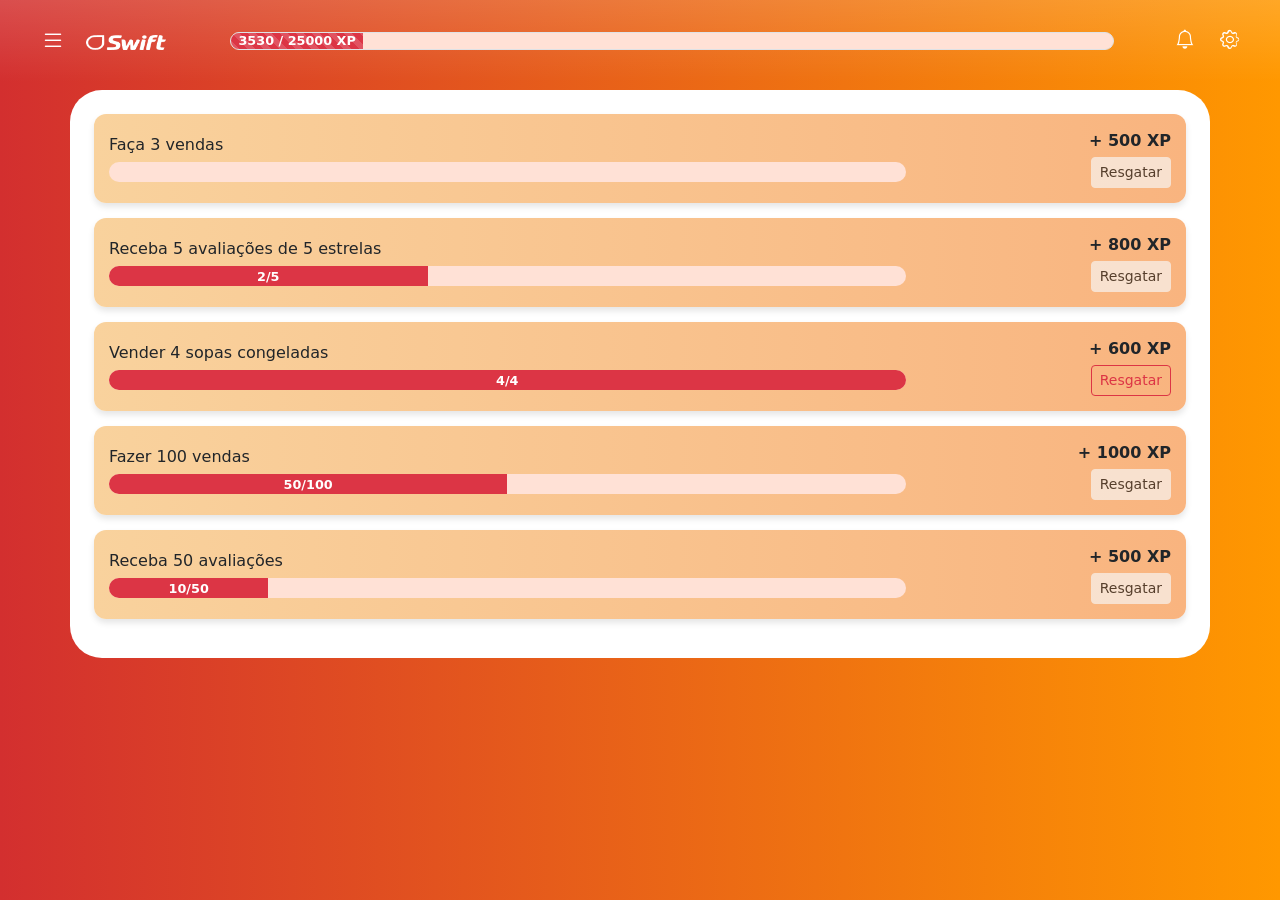
<file: Swift/metas.html>
<!DOCTYPE html>
<html lang="pt-br">
<head>
  <meta charset="UTF-8">
  <meta name="viewport" content="width=device-width, initial-scale=1.0">
  <title>Missões Swift</title>
  <link href="https://cdn.jsdelivr.net/npm/bootstrap@5.3.3/dist/css/bootstrap.min.css" rel="stylesheet">
  <link href="https://cdn.jsdelivr.net/npm/bootstrap-icons/font/bootstrap-icons.css" rel="stylesheet">
  <link rel="stylesheet" href="styles/metas.css">
</head>
<body>
  <!-- Navbar -->
  <nav class="navbar navbar-expand-lg navbar-dark bg-gradient p-3">
    <div class="container-fluid">
      <button class="btn text-white me-2"><i class="bi bi-list" style="font-size: 1.5rem;"></i></button>
      <a class="navbar-brand fw-bold" href="#"><img src="./imgs/Vector-branco.png" alt="Swift" width="80"></a>
      
      <div class="progress flex-grow-1 mx-5 border" style="height: 18px;">
        <div class="progress-bar progress-bar-striped progress-bar-animated bg-danger" style="width: 15%;">
          3530 / 25000 XP
        </div>
      </div>

      <div class="d-flex">
        <button class="btn text-white"><i class="bi bi-bell" style="font-size: 1.2rem;"></i></button>
        <button class="btn text-white"><i class="bi bi-gear" style="font-size: 1.2rem;"></i></button>
      </div>
    </div>
  </nav>

  <!-- Conteúdo -->
  <div class="container mt-2 bg-white p-4 rounded-5">
    <!-- Missão -->
    <div class="mission-box d-flex justify-content-between align-items-center">
      <div class="w-75">
        <h6>Faça 3 vendas</h6>
        <div class="progress">
          <div class="progress-bar bg-danger" style="width: 0%">0/3</div>
        </div>
      </div>
      <div class="text-end">
        <span class="fw-bold">+ 500 XP</span><br>
        <button class="btn btn-light btn-sm mt-1" disabled>Resgatar</button>
      </div>
    </div>

    <div class="mission-box d-flex justify-content-between align-items-center">
      <div class="w-75">
        <h6>Receba 5 avaliações de 5 estrelas</h6>
        <div class="progress">
          <div class="progress-bar bg-danger" style="width: 40%">2/5</div>
        </div>
      </div>
      <div class="text-end">
        <span class="fw-bold">+ 800 XP</span><br>
        <button class="btn btn-light btn-sm mt-1" disabled>Resgatar</button>
      </div>
    </div>

    <div class="mission-box d-flex justify-content-between align-items-center">
      <div class="w-75">
        <h6>Vender 4 sopas congeladas</h6>
        <div class="progress">
          <div class="progress-bar bg-danger" style="width: 100%">4/4</div>
        </div>
      </div>
      <div class="text-end">
        <span class="fw-bold">+ 600 XP</span><br>
        <button class="btn btn-outline-danger btn-sm mt-1">Resgatar</button>
      </div>
    </div>

    <div class="mission-box d-flex justify-content-between align-items-center">
      <div class="w-75">
        <h6>Fazer 100 vendas</h6>
        <div class="progress">
          <div class="progress-bar bg-danger" style="width: 50%">50/100</div>
        </div>
      </div>
      <div class="text-end">
        <span class="fw-bold">+ 1000 XP</span><br>
        <button class="btn btn-light btn-sm mt-1" disabled>Resgatar</button>
      </div>
    </div>

    <div class="mission-box d-flex justify-content-between align-items-center">
      <div class="w-75">
        <h6>Receba 50 avaliações</h6>
        <div class="progress">
          <div class="progress-bar bg-danger" style="width: 20%">10/50</div>
        </div>
      </div>
      <div class="text-end">
        <span class="fw-bold">+ 500 XP</span><br>
        <button class="btn btn-light btn-sm mt-1" disabled>Resgatar</button>
      </div>
    </div>

  </div>

  <!-- Bootstrap JS -->
  <script src="https://cdn.jsdelivr.net/npm/bootstrap@5.3.3/dist/js/bootstrap.bundle.min.js"></script>
</body>
</html>
</file>
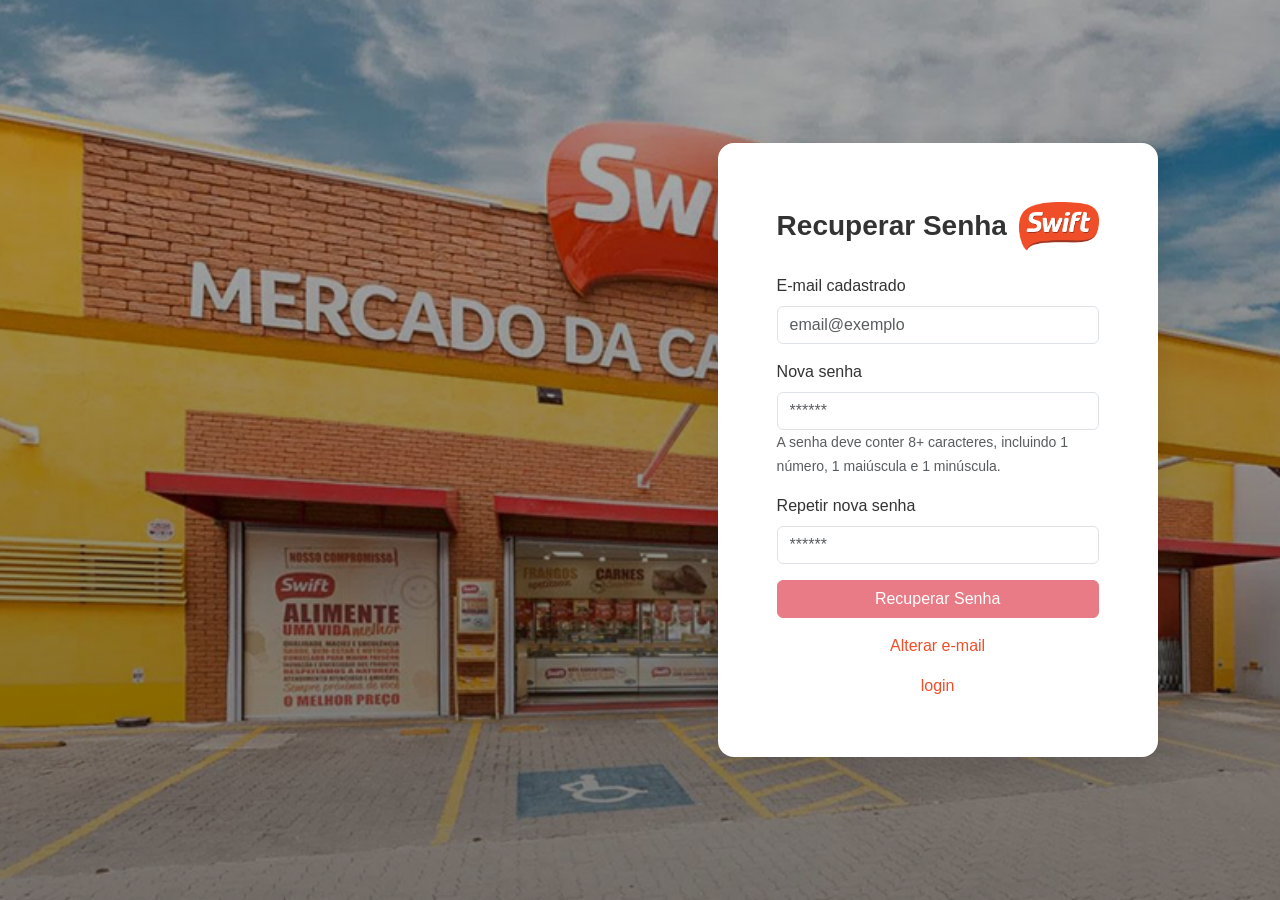
<file: Swift/recuperar.html>
<!DOCTYPE html> <!-- Indica que o documento usa HTML5 -->
<html lang="pt-br"> <!-- Início do documento, com idioma definido para português do Brasil -->
<head>
  <meta charset="UTF-8" /> <!-- Suporte a caracteres acentuados -->
  <meta name="viewport" content="width=device-width, initial-scale=1" />
  <!-- ^ Ajusta a escala para dispositivos móveis, importante para responsividade -->

  <title>Recuperar Senha</title> <!-- Título exibido na aba do navegador -->

  <!-- ============ IMPORTAÇÃO DE ESTILOS ============ -->

  <!-- Bootstrap CSS (framework que fornece estilos prontos e sistema de grid) -->
  <link href="https://cdn.jsdelivr.net/npm/bootstrap@5.3.2/dist/css/bootstrap.min.css" rel="stylesheet" />

  <!-- Biblioteca de ícones do Bootstrap (para usar <i class="bi ...">) -->
  <link href="https://cdn.jsdelivr.net/npm/bootstrap-icons@1.10.5/font/bootstrap-icons.css" rel="stylesheet" />

  <!-- Arquivo CSS próprio para personalizar a página -->
  <link rel="stylesheet" href="styles/recuperar.css"/>
</head>

<!-- Fundo da Página -->
<body class="bg-gradient-swift"> <!-- bg-gradient-swift é uma classe do seu CSS que aplica o fundo em degradê -->

  <!-- ============ ÁREA CENTRAL DE LOGIN/RECUPERAÇÃO ============ -->
  <div class="login-wrapper"> <!-- Contêiner principal da tela -->
    <div class="login-overlay"> <!-- Camada interna (pode aplicar transparência ou centralização via CSS) -->

      <!-- Formulário de recuperação -->
      <form id="recuperarForm" class="p-4"> <!-- p-4 = padding interno do Bootstrap -->
        
        <!-- Logo no topo, alinhado à direita -->
        <div class="header-recuperar mb-4"> <!-- text-end = texto alinhado à direita; mb-4 = margin-bottom -->
          <h5 class="titulo-recuperar">Recuperar Senha</h5>
          <img src="imgs/logo.png" alt="Logo Swift" class="logo-img" />
        </div>
       
        <!-- ============ CAMPO DE E-MAIL ============ -->
        <div class="mb-3"> <!-- mb-3 = margem inferior -->
          <label for="email" class="form-label">E-mail cadastrado</label>
          <!-- Campo de entrada para o e-mail -->
          <input type="email" class="form-control input-icon" id="email" placeholder="email@exemplo" required />
                    <!-- required = obrigatório; type="email" valida formato de e-mail -->
        </div>

        <!-- ============ CAMPO NOVA SENHA ============ -->
<div class="mb-3">
  <label for="novaSenha" class="form-label">Nova senha</label>
  <input type="password" class="form-control" id="novaSenha" 
         placeholder="******" required />
  <small class="text-muted">
    A senha deve conter 8+ caracteres, incluindo 1 número, 1 maiúscula e 1 minúscula.
  </small>
</div>

<!-- ============ CONFIRMAÇÃO DA NOVA SENHA ============ -->
<div class="mb-3">
  <label for="confirmarSenha" class="form-label">Repetir nova senha</label>
  <input type="password" class="form-control" id="confirmarSenha" 
         placeholder="******" required />
</div>
        
        <!-- ============ BOTÃO DE RECUPERAÇÃO ============ -->
        <div class="d-grid mb-3">
          <!-- d-grid = transforma em grid para o botão ocupar 100% da largura -->
          <button type="submit" class="btn btn-danger" id="recuperarBtn" disabled>
            Recuperar Senha
          </button>
          <!-- disabled = começa desativado; JS pode habilitar quando os campos estiverem corretos -->
        </div>

        <!-- Link para alterar e-mail (por exemplo, caso o usuário queira outro endereço) -->
        <div class="text-center">
          <a href="#" class="link-swift" id="alterarEmail">Alterar e-mail</a>
        </div>

        <!-- Link para voltar à tela de login -->
        <div class="text-center mt-3">
          <a href="login.html" class="link-swift">login</a>
        </div>
      </form>
    </div>
  </div>

  <!-- ============ TOAST (PEQUENA NOTIFICAÇÃO) ============ -->
  <div class="position-fixed bottom-0 end-0 p-3" style="z-index: 11">
    <!-- position-fixed: fica sempre no canto da tela
         bottom-0 end-0: canto inferior direito
         p-3: padding de 1rem
         z-index: garante que aparece acima de outros elementos -->
    <div id="toastEmail" class="toast fade align-items-center text-white bg-danger border-0" 
         role="alert" aria-live="assertive" aria-atomic="true">
      <div class="d-flex">
        <div class="toast-body">
          Um código de verificação foi enviado para o seu e-mail cadastrado.
        </div>
        <!-- Botão para fechar o toast -->
        <button type="button" class="btn-close btn-close-white me-2 m-auto" 
                data-bs-dismiss="toast" aria-label="Fechar"></button>
      </div>
    </div>
  </div>

  <!-- ============ SCRIPTS ============ -->

  <!-- Bootstrap JS: funcionalidades como o toast e outros componentes -->
  <script src="https://cdn.jsdelivr.net/npm/bootstrap@5.3.2/dist/js/bootstrap.bundle.min.js"></script>

  <!-- Arquivo JavaScript próprio para validar e enviar o formulário -->
  <script src="js/recuperar.js"></script>
</body>
</html>
</file>
<file: Swift/styles/login.css>
/*
 * =================================================================
 * ESTILOS GLOBAIS (Opcional, mas recomendado para consistência)
 * =================================================================
 */
:root {
    --swift-orange: #F04E29;
    --swift-orange-dark: #d84315;
    --text-color: #333;
    --bg-color: #f4f4f4;
}

body {
    font-family: 'Segoe UI', Tahoma, Geneva, Verdana, sans-serif;
    color: var(--text-color);
    margin: 0;
    padding: 0;
    box-sizing: border-box;
}

/*
 * =================================================================
 * BACKGROUND E LAYOUT PRINCIPAL
 * =================================================================
 */

/* Contêiner de Fundo - Responsável pela Imagem e pelo Layout do Conteúdo */
.bg-gradient-swift {
    /* Imagem */
    background-image: linear-gradient(rgba(0, 0, 0, 0.2), rgba(0, 0, 0, 0.4)), url("../imgs/fachada.png"); /* Adiciona um overlay escuro para melhor contraste */
    background-size: cover;
    background-position: center;
    background-attachment: fixed; /* Efeito Parallax suave */

    /* Layout (Desktop/Tablet) */
    height: 100vh;
    display: flex;
    align-items: center; 
    justify-content: flex-end; /* Alinha o conteúdo (login-wrapper) à direita */
    padding-right: 10vw; /* Padding mais flexível (10% da largura da viewport) */
}

/* Wrapper Central - Responsável pela centralização em Mobile e posição em Desktop */
.login-wrapper {
    /* Altura total é gerenciada pelo .bg-gradient-swift no Desktop */
    display: flex;
    align-items: center;
    justify-content: center;
    padding: 20px; /* Padding para evitar que o conteúdo cole nas bordas em mobile */
    box-sizing: border-box;
}

/*
 * =================================================================
 * CAIXA DE LOGIN (OVERLAY)
 * =================================================================
 */

/* Caixa Branca do Formulário */
.login-overlay {
    background-color: #fff;
    border-radius: 12px; /* Aumento para um look mais suave */
    box-shadow: 0 10px 30px rgba(0, 0, 0, 0.15); /* Sombra mais destacada e elegante */
    width: 100%;
    max-width: 420px; /* Pouco maior para um melhor design */
    padding: 30px; /* Aumento do padding interno para mais 'ar' */
    box-sizing: border-box;
    /* Animação suave na entrada (opcional) */
    animation: fadeIn 0.8s ease-out;
}

@keyframes fadeIn {
    from { opacity: 0; transform: translateY(20px); }
    to { opacity: 1; transform: translateY(0); }
}

/* Título e Logo */
.header-login {
    display: flex;
    align-items: center;
    justify-content: space-between;
    margin-bottom: 25px; /* Mais espaço após o header */
}

.titulo-login {
    margin: 0;
    font-size: 1.8rem; /* Título maior */
    font-weight: 700;
    color: var(--text-color);
}

.logo-img {
    height: 45px; /* Levemente maior */
    width: auto;
}

/*
 * =================================================================
 * ELEMENTOS DO FORMULÁRIO (INPUTS, BOTÕES, LINKS)
 * =================================================================
 */

/* Links */
.link-swift {
    color: var(--swift-orange);
    text-decoration: none;
    font-weight: 500;
    transition: color 0.3s ease;
}

.link-swift:hover {
    color: var(--swift-orange-dark);
    text-decoration: underline;
}

/* Botão de Ação Principal (Swift) */
.btn-swift {
    background-color: var(--swift-orange);
    color: white;
    border: none;
    font-weight: 600;
    padding: 12px 25px; /* Padding melhor */
    width: 100%; /* Ocupa a largura total do container */
    margin-top: 20px; /* Espaço acima do botão */
    border-radius: 8px; /* Cantos um pouco mais arredondados */
    cursor: pointer;
    transition: background-color 0.3s ease, transform 0.1s ease;
    text-align: center;
    text-transform: uppercase;
    letter-spacing: 1px;
}

.btn-swift:hover {
    background-color: var(--swift-orange-dark);
}

.btn-swift:active {
    transform: scale(0.99);
}

/* Estilização para Inputs (Genérico - Adicione classes de form-control do seu framework se necessário) */
input[type="text"], input[type="password"], input[type="email"] {
    /* Suaviza as bordas do input */
    border-radius: 6px;
    border: 1px solid #ddd;
    padding: 10px;
    width: 100%;
    box-sizing: border-box;
}

/* Placeholder elegante */
::placeholder {
    color: #aaa;
    font-style: italic;
    opacity: 1; 
}

/* Toggle Eye e Ícones */
.toggle-eye {
    position: absolute;
    /* Ajustes para alinhar verticalmente o ícone no centro do input */
    top: 50%; /* Assume que a classe pai é 'position: relative' */
    transform: translateY(-50%);
    right: 15px; 
    cursor: pointer;
    font-size: 1.1rem;
    color: #888;
    transition: color 0.2s ease;
    z-index: 10;
}

.toggle-eye:hover {
    color: var(--swift-orange);
}

/*
 * É VITAL que o elemento pai do input e do .toggle-eye tenha
 * 'position: relative;' para que a posição absoluta funcione corretamente.
 */
.input-group-relative {
    position: relative;
    margin-bottom: 20px; /* Espaçamento entre os campos */
}

/* Espaçamento entre checkbox e link (assumindo que d-flex etc. é Bootstrap) */
.d-flex.justify-content-between {
    gap: 15px; /* Pouco mais de espaço */
}

/*
 * =================================================================
 * RESPONSIVIDADE (MEDIA QUERIES)
 * =================================================================
 */

/* Mobile (Até 768px - Inclui celulares e tablets pequenos) */
@media (max-width: 768px) {
    
    /* Fundo em Mobile: Centraliza o formulário e remove o padding da direita */
    .bg-gradient-swift {
        background-attachment: scroll; /* Remove o efeito parallax para melhor performance */
        justify-content: center; /* Centraliza o formulário horizontalmente */
        align-items: flex-start; /* Alinha o formulário mais ao topo */
        padding: 0; /* Remove padding lateral */
        min-height: 100vh; /* Garante altura total */
    }

    /* O wrapper agora centraliza o conteúdo verticalmente na área disponível */
    .login-wrapper {
        min-height: auto; /* Não precisa de min-height 100vh aqui */
        width: 100%;
        padding: 20px;
    }

    /* Caixa de Login em Mobile */
    .login-overlay {
        margin-top: 50px; /* Empurra um pouco para baixo */
        border-radius: 0;
        box-shadow: none; /* Remove a sombra para dar uma sensação de tela cheia */
        max-width: 100%; /* Ocupa a largura total disponível */
        padding: 25px;
    }

    .titulo-login {
        font-size: 1.5rem;
    }

    /* Ajuste para Remember Me / Esqueceu Senha */
    .d-flex.justify-content-between.align-items-center {
        flex-direction: column;
        align-items: flex-start !important;
        gap: 8px;
    }
}

/* Tablet (768px a 1024px) - Manter o layout de desktop, mas mais apertado */
@media (min-width: 769px) and (max-width: 1024px) {
    .bg-gradient-swift {
        padding-right: 5vw; /* Reduz o padding para a direita */
    }
}
</file>
<file: Swift/styles/administrador.css>
body {
  background: linear-gradient(to right, #d62b00, #fcb500);
  font-family: Arial, sans-serif;
}

.main-container {
  background: #fff;
  border-radius: 15px;
  margin: auto;
  padding: 30px;
  max-width: 1100px;
  display: flex;
  align-items: center;
  justify-content: space-between;
}

.image-left {
  flex: 1;
  border-radius: 15px;
  overflow: hidden;
  max-width: 400px;
}

.image-left img {
  width: 100%;
  height: 100%;
  object-fit: cover;
}

.content-center {
  flex: 2;
  display: flex;
  flex-direction: column;
  align-items: center;
  justify-content: center;
}

.icons {
  display: grid;
  grid-template-columns: repeat(3, 1fr);
  gap: 20px;
  margin-bottom: 20px;
}

.icon-circle {
  width: 70px;
  height: 70px;
  border: 2px solid #ff4a00;
  border-radius: 50%;
  display: flex;
  align-items: center;
  justify-content: center;
  font-size: 28px;
  color: #000;
  transition: all 0.3s ease;
}

.icon-circle:hover {
  background-color: #ff4a00;
  color: #fff;
}

.buttons-right {
  display: flex;
  flex-direction: column;
  gap: 15px;
}

.btn-custom {
  background: linear-gradient(to right, #fbb040, #f46b45);
  border: none;
  padding: 10px 20px;
  border-radius: 12px;
  font-size: 18px;
  color: #000;
  transition: 0.3s;
}

.btn-custom:hover {
  opacity: 0.9;
}

.top-bar {
  display: flex;
  justify-content: space-between;
  align-items: center;
  padding: 15px 30px;
  color: #fff;
}

.top-icons i {
  font-size: 22px;
  margin-left: 15px;
  cursor: pointer;
}

/*
 * CÓDIGO RESPONSIVO
 * Ajusta o layout para dispositivos móveis (telas menores que 768px)
 */

@media (max-width: 1100px) {
    /* Ajusta o padding do container principal em telas menores, mas não tão pequenas */
    .main-container {
        padding: 20px;
        margin: 20px; /* Adiciona margem lateral para não colar nas bordas */
        max-width: 95%; /* Permite que o container se expanda */
    }
}

@media (max-width: 768px) {
    /* Layout para tablets e celulares */

    .main-container {
        /* Muda o layout para empilhar: imagem no topo, conteúdo no meio, botões no final */
        flex-direction: column;
        align-items: stretch; /* Estica os itens para a largura total */
        padding: 15px;
        margin: 10px;
    }

    /* 1. Imagem Lateral */
    .image-left {
        /* Garante que a imagem ocupe a largura total, mas com altura limitada */
        max-width: 100%;
        margin-bottom: 20px; /* Adiciona espaço abaixo da imagem */
        /* Reduz a altura da imagem para que o conteúdo não fique muito longe */
        max-height: 250px;
    }

    /* 2. Conteúdo Central */
    .content-center {
        /* Garante que o conteúdo ocupe a largura total */
        flex: none;
        width: 100%;
        margin-bottom: 30px;
    }

    /* 3. Ícones */
    .icons {
        /* Muda para 2 colunas para economizar espaço em telas pequenas */
        grid-template-columns: repeat(2, 1fr);
        gap: 15px;
        width: 100%; /* Ocupa a largura total do content-center */
    }
    
    .icon-circle {
        /* Reduz o tamanho dos círculos dos ícones */
        width: 60px;
        height: 60px;
        font-size: 24px;
    }

    /* 4. Botões (Coluna Direita) */
    .buttons-right {
        /* Garante que os botões se estiquem por toda a largura */
        width: 100%;
        gap: 10px;
    }

    .btn-custom {
        /* Padding um pouco menor para botões mais compactos */
        padding: 12px 15px;
        font-size: 16px;
    }

    /* 5. Topo da Página */
    .top-bar {
        padding: 10px 15px;
    }

    .top-icons i {
        font-size: 20px;
        margin-left: 10px;
    }
}
</file>
<file: Swift/styles/base.css>
/*Cor de Fundo*/
.bg-gradient-swift {
    background: linear-gradient(to right, #F04E29, #FBC02D); /*cor do fundo da página*/
    min-height: 100vh; /*altura total da tela do navegador*/
    margin:0; /*elimina qualquer espaço entre o elemento e o que está ao redor dele*/
}

/*Menu*/
.bi-list{
    margin-top: 11px;  /*Ajusta pra baixo*/

}

/*Logo Swift*/
.logo-topo{
    width: 140px;   /*Largura*/
    height: auto;   /*Altura*/
    margin-top: 11px;  /*Ajusta pra baixo*/
    margin-left: 18px;   /*Ajusta pra direita*/
}

/*Barra de Progresso*/
.progress-container{
    width: 400px;
    margin-top: -5px;  /*Ajusta pra cima*/
    margin-left: 18px;   /*Ajusta pra direita*/
}

/*Números acima da barra de progresso*/
.xp-numeros{
    font-size: 14px;  
    margin-left: 150px;   /*Ajusta pra direita*/  
}

/*Imagem da Medalha*/
.medalha-icon{
    width: 25px;   /*Largura*/
    height: auto;   /*Altura*/
    margin-top: 14px;  /*Ajusta pra baixo*/
    margin-left: 18px;   /*Ajusta pra direita*/
}

.estrutura-central {
  max-width: 1500px;         /* Aumenta a largura total */
  margin: 16px;         /* Mantém centralizado e ajusta a subida da estrutura */
  padding-left: 15px;        /* Reduz padding lateral */
  padding-right: 15px;
  max-height: 18px;
}
</file>
<file: Swift/styles/avaliacao.css>
/* === CARD DE AVALIAÇÃO === */
.card-avaliacao {
  border: 2px solid #dc3545;
  border-radius: 10px;
  padding: 20px;
  box-shadow: 0 0 10px rgba(0,0,0,0.05);
  display: flex;
  flex-direction: column;
  justify-content: space-between;
  height: 100%;
  width: 100%; /* ocupa toda a largura da coluna */
}

/* Nome do cliente */
.card-avaliacao h5 {
  font-weight: 600;
  margin-bottom: 10px;
}

/* Texto da avaliação */
.card-avaliacao p {
  flex-grow: 1;
  font-size: 0.95rem;
  margin-bottom: 12px;
}

/* Estrelas */
.text-warning {
  font-size: 1.2rem;
  margin-top: auto;
}

/* Alinhamento dos cards */
.row-cols-md-2 > .col {
  display: flex;
}

/*
 * CÓDIGO RESPONSIVO
 * Ajusta o layout do card de avaliação para dispositivos móveis.
 */

@media (max-width: 768px) {
    /* Ajustes gerais para telas de tablets e celulares */

    .card-avaliacao {
        /* Reduz o padding interno do card para economizar espaço */
        padding: 15px;
        /* Em telas menores, ocupa a largura total da coluna */
        width: 100%;
        /* Garante que a altura não seja muito rígida, se necessário */
        height: auto;
    }

    /* Título (Nome do cliente) */
    .card-avaliacao h5 {
        /* Reduz um pouco o espaçamento inferior */
        margin-bottom: 8px;
        /* Reduz o tamanho da fonte para melhor visualização */
        font-size: 1rem;
    }

    /* Texto da avaliação */
    .card-avaliacao p {
        /* Reduz o tamanho da fonte do texto principal */
        font-size: 0.9rem;
        /* Reduz o espaçamento inferior */
        margin-bottom: 10px;
    }

    /* Estrelas */
    .text-warning {
        /* Reduz ligeiramente o tamanho das estrelas */
        font-size: 1.1rem;
    }
    
    /* Alinhamento dos cards na grade (se estiver usando Bootstrap) */
    /* Garante que os cards empilhem perfeitamente se a grade for ajustada */
    .row-cols-md-2 > .col {
        /* Em telas pequenas, a coluna deve se comportar como um bloco normal */
        display: block; 
    }
}
</file>
<file: Swift/styles/calendario.css>
/* Variáveis de Cores (iguais ao painel anterior) */
:root {
    --color-primary: #ff7f00; /* Laranja forte */
    --color-secondary: #ff4500; /* Laranja avermelhado */
    --color-background: #fff;
    --color-card: #fff;
    --color-progress-fill: #ff8c00; 
    --color-progress-bg: #f3e0d8;
    --color-text-dark: #333;
    --color-text-light: #fff;
    --color-border-red: #ff4500; /* Borda dos botões de data */
}

body {
    background: linear-gradient(135deg, #ffc400, #ff4500, #ff7f00); /* Gradiente de fundo */
    min-height: 100vh;
    font-family: sans-serif;
    overflow-x: hidden;
}

/* ------------------- Layout Principal (Contêiner) ------------------- */

.agenda-container {
    background: var(--color-background);
    max-width: 1400px;
    margin: 20px auto;
    border-radius: 25px;
    overflow: hidden;
    box-shadow: 0 10px 30px rgba(0, 0, 0, 0.2);
    position: relative;
    /* Gradiente da borda externa */
    border: 10px solid transparent; 
    border-image: linear-gradient(45deg, #ffc400, #ff4500, #ff7f00) 1;
}

.header-swift {
    background: linear-gradient(90deg, #ffc400, #ff4500);
    padding: 1rem 1.5rem;
    color: var(--color-text-light);
    box-shadow: 0 4px 6px rgba(0, 0, 0, 0.1);
}

.navbar-brand-swift {
    font-weight: 900;
    font-size: 1.8rem;
    letter-spacing: 1px;
    color: var(--color-text-light);
    margin-left: 10px;
}

.menu-toggler {
    background: none;
    border: none;
    color: var(--color-text-light);
    font-size: 1.5rem;
    padding: 0;
}

/* Barra de XP no Header */
.xp-bar-header {
    background-color: rgba(0, 0, 0, 0.1);
    padding: 5px 15px;
    border-radius: 20px;
}
.progress-bar-swift {
    height: 8px;
    width: 100px;
    background-color: rgba(255, 255, 255, 0.3);
    border-radius: 5px;
    overflow: hidden;
}
.progress-fill {
    height: 100%;
    background-color: var(--color-text-light);
    border-radius: 5px;
    transition: width 1s ease-out;
}
.badge-swift {
    background-color: #ffd700; 
    color: #a0522d;
    font-size: 1rem;
    border-radius: 50%;
    padding: 0.3rem;
    box-shadow: 0 0 5px rgba(255, 255, 255, 0.5);
    animation: bounceIn 1s ease-out;
}
.nav-icons .nav-icon {
    font-size: 1.2rem;
    cursor: pointer;
    transition: transform 0.3s ease;
    color: var(--color-text-light);
}
.nav-icons .nav-icon:hover {
    transform: scale(1.1);
}
.animated-icon { animation: icon-pulse 2s infinite alternate; }
@keyframes icon-pulse {
    from { color: var(--color-text-light); }
    to { color: #ffe4b5; }
}

/* ------------------- Seção de Imagem (Carne) ------------------- */

.image-section {
    background: url('../imgs/unsplash_s-Z-h0fEiBM.png') no-repeat center center/cover; /* Use sua imagem aqui */
    height: 100%;
    min-height: 600px;
    /* Cria a borda curva de um lado */
    clip-path: polygon(0 0, 100% 0, 80% 100%, 0 100%); 
    position: relative;
    overflow: hidden;
    animation: fadeIn 1s ease-out;
}
.image-section::after {
    content: '';
    position: absolute;
    top: 0;
    left: 0;
    right: 0;
    bottom: 0;
    background: rgba(255, 127, 0, 0.1); 
}

/* ------------------- Área da Agenda ------------------- */

.agenda-area {
    background-color: var(--color-background);
}

.agenda-title {
    font-weight: 700;
    color: var(--color-text-dark);
}

.search-icon {
    font-size: 1.5rem;
    color: var(--color-primary);
    cursor: pointer;
    transition: transform 0.2s;
}
.search-icon:hover {
    transform: scale(1.1);
}

/* ------------------- Componente Calendário ------------------- */

.days-header {
    display: grid;
    grid-template-columns: repeat(7, 1fr);
    text-align: center;
    font-weight: 600;
    color: var(--color-primary);
    border: 1px solid var(--color-border-red);
    border-radius: 10px;
    padding: 5px 0;
}

.days-header span {
    padding: 5px 0;
}

.month-grid {
    display: grid;
    grid-template-columns: repeat(7, 1fr);
    gap: 5px;
    padding: 10px;
    border: 2px solid var(--color-border-red);
    border-radius: 15px;
}

.date-box {
    display: flex;
    align-items: center;
    justify-content: center;
    height: 40px;
    font-weight: 500;
    border-radius: 8px;
    transition: all 0.3s ease;
    cursor: pointer;
}

.date-item {
    border: 1px solid var(--color-border-red);
    color: var(--color-border-red);
}

.date-item:hover:not(.selected-date) {
    background-color: var(--color-progress-bg);
    transform: scale(1.05);
}

.selected-date {
    background-color: var(--color-border-red);
    color: var(--color-text-light);
    border: 1px solid var(--color-border-red);
    font-weight: bold;
    animation: pulseDate 1s infinite alternate;
}

.empty {
    border: none;
    cursor: default;
}

/* Animação para a data selecionada */
@keyframes pulseDate {
    from { box-shadow: 0 0 0 0 rgba(255, 69, 0, 0.7); }
    to { box-shadow: 0 0 0 8px rgba(255, 69, 0, 0); }
}


/* Navegação de Meses (inferior) */
.month-nav {
    display: flex;
    flex-wrap: wrap;
    justify-content: center;
}

.month-tag {
    font-size: 0.75rem;
    padding: 3px 8px;
    margin: 3px;
    border: 1px solid var(--color-border-red);
    border-radius: 10px;
    color: var(--color-border-red);
    cursor: pointer;
    transition: all 0.2s;
}

.month-tag:hover {
    background-color: rgba(255, 69, 0, 0.1);
}

.active-month {
    background-color: var(--color-border-red);
    color: var(--color-text-light);
    font-weight: bold;
}

/* ------------------- Componente Grade de Horários ------------------- */

.time-slots-card {
    border: 2px solid var(--color-border-red);
    border-radius: 15px;
    padding: 10px;
    position: relative;
}

.date-indicator {
    font-size: 1.5rem;
    font-weight: 700;
    color: var(--color-text-dark);
    text-align: center;
    background-color: var(--color-text-light);
    border: 1px solid var(--color-border-red);
    border-radius: 10px;
    padding: 5px 15px;
    margin: 0 auto 10px auto;
    width: 150px;
    position: relative;
    z-index: 2;
}

.date-indicator .day-name {
    font-size: 0.9rem;
    font-weight: 400;
    display: block;
    line-height: 1;
}

.time-slots-list {
    display: flex;
    flex-direction: column;
    height: 350px; /* Altura fixa para scroll */
    overflow-y: auto;
    padding: 0 10px;
}

.time-slot-item {
    padding: 10px;
    border-bottom: 1px solid #eee;
    color: #666;
    font-weight: 500;
    transition: all 0.3s;
    cursor: default;
}
.time-slot-item:last-child {
    border-bottom: none;
}
.time-slot-item:hover {
    color: var(--color-primary);
}

/* Linha vermelha no final da lista de horários (simulação visual) */
.time-slot-highlight {
    position: absolute;
    bottom: 5px;
    left: 50%;
    transform: translateX(-50%);
    width: 50px;
    height: 5px;
    background-color: var(--color-border-red);
    border-radius: 5px;
}

/* Botão de Adicionar Evento */
.btn-add-event {
    position: absolute;
    bottom: 20px;
    right: 20px;
    width: 50px;
    height: 50px;
    border-radius: 50%;
    background-color: var(--color-border-red);
    color: var(--color-text-light);
    border: none;
    font-size: 1.5rem;
    box-shadow: 0 4px 10px rgba(255, 69, 0, 0.6);
    transition: all 0.3s ease;
    z-index: 10;
}

.btn-add-event:hover {
    background-color: var(--color-primary);
    transform: scale(1.1) rotate(90deg); /* Animação de rotação */
}

/* ------------------- Animações Globais ------------------- */

@keyframes slideInUp {
    from { opacity: 0; transform: translateY(50px); }
    to { opacity: 1; transform: translateY(0); }
}
@keyframes bounceIn {
    0%, 20%, 40%, 60%, 80%, 100% { transition-timing-function: cubic-bezier(0.215, 0.610, 0.355, 1.000); }
    0% { opacity: 0; transform: scale3d(.3, .3, .3); }
    60% { opacity: 1; transform: scale3d(1.03, 1.03, 1.03); }
    100% { opacity: 1; transform: scale3d(1, 1, 1); }
}

.animated-in { opacity: 0; animation: slideInUp 0.6s ease-out forwards; }
.delay-1 { animation-delay: 0.1s; }
.delay-2 { animation-delay: 0.2s; }
.delay-3 { animation-delay: 0.3s; }
.delay-4 { animation-delay: 0.4s; }
.delay-5 { animation-delay: 0.5s; }

/* ------------------- Responsividade ------------------- */

@media (max-width: 991.98px) {
    .agenda-container {
        margin: 0;
        border-radius: 0;
        border-width: 0; /* Remove a borda no mobile para maximizar o espaço */
    }
    .agenda-area {
        padding: 20px !important;
    }
    .xp-bar-header {
        display: none !important; /* Oculta a barra XP no mobile */
    }
}
</file>
<file: Swift/styles/configuracao.css>
/* Container Central do Formulário */
.estrutura-central {
    /* Centraliza e define a largura máxima do formulário */
    max-width: 600px; /* Reduzindo a largura para centralizar mais o conteúdo */
    margin-top: 50px !important;
    margin-bottom: 50px !important;
}

.row.bg-white {
    /* Estilo da caixa branca que contém o formulário */
    border-radius: 10px;
    box-shadow: 0 4px 12px rgba(0, 0, 0, 0.1);
    border: none; /* Remove a borda sutil, o layout parece mais limpo */
}

/* Oculta a imagem lateral que não aparece no layout da imagem fornecida */
/* Garantindo que o formulário ocupe toda a largura do container branco */
.col-md-6.p-0.d-none.d-md-block,
.img-fluid {
    display: none !important;
    width: 0 !important;
    padding: 0 !important;
}

/* Garante que o container do formulário ocupe 100% da largura do elemento .row */
.col-md-6.p-4 {
    flex: 0 0 100%;
    max-width: 100%;
    padding: 40px !important; /* Aumenta o padding interno */
}

/* Estilo do ícone de Perfil e botões de ação */
.d-flex.justify-content-between.align-items-center.mb-4 {
    /* Alinha o ícone de perfil e os botões */
    flex-direction: column; /* Coloca o ícone e os botões em colunas para simular o layout do topo */
    align-items: center !important;
    justify-content: center !important;
    gap: 20px;
    margin-bottom: 40px !important;
}

.perfil-icon {
    /* Ícone de perfil maior e cor cinza mais escura */
    font-size: 80px !important;
    color: #495057; /* Cinza escuro */
    margin-bottom: 20px;
}

/* Estilos dos Botões "Editar", "Salvar", "Excluir" */
.d-flex.gap-2 {
    width: 100%;
    justify-content: center; /* Centraliza os botões */
    gap: 10px !important;
}

.d-flex.gap-2 button {
    /* Fundo branco e texto vermelho */
    border-color: #FF4500 !important;
    color: #FF4500 !important;
    background-color: white !important;
    font-weight: 500;
    padding: 8px 20px;
    font-size: 0.9rem;
    border-radius: 5px;
    /* Ajusta a largura para que fiquem mais uniformes */
    min-width: 80px;
}

/* Estilos dos Campos de Formulário */
.mb-3 {
    position: relative;
    padding-right: 0; /* Remove padding lateral extra */
    margin-bottom: 1.5rem !important; /* Espaço maior entre os campos */
}

.form-label {
    /* Títulos dos campos */
    font-weight: 400; /* Mais leve */
    color: #333;
    margin-bottom: 0.5rem;
    font-size: 0.9rem;
    display: block; /* Garante que o label ocupe sua própria linha */
}

.form-control, .form-select {
    /* Aparência para alinhamento horizontal e visual limpo */
    border: none;
    border-bottom: 1px solid #ddd; /* Linha inferior cinza clara */
    border-radius: 0;
    padding: 0.5rem 0; /* Padding vertical para alinhamento */
    font-size: 1rem;
    color: #333;
    background-color: transparent; /* Fundo transparente */
    /* Remove o foco padrão do bootstrap */
    box-shadow: none !important;
    width: 100%; /* Garante que o input ocupe a linha inteira */
    display: inline-block;
}

.form-control:focus, .form-select:focus {
    border-color: #FF4500; /* Linha inferior vermelha no foco */
}

/* Iconografia ao lado dos campos (Simulando o layout minimalista do segundo print) */

/* Estilos para o container dos inputs para colocar o ícone ao lado */
.input-container {
    display: flex;
    align-items: center;
    border-bottom: 1px solid #ddd;
}

.input-container:focus-within {
    border-bottom-color: #FF4500;
}

.form-control.no-border {
    border-bottom: none; /* Remove a borda do input se estiver dentro de um container com borda */
    flex-grow: 1;
}

/* Posiciona os ícones ao lado direito dos inputs */
.mb-3::after {
    font-family: "bootstrap-icons";
    position: absolute;
    right: 0; /* Alinha com a borda direita do container */
    bottom: 5px; /* Alinha o ícone com a linha de baixo */
    color: #aaa;
    font-size: 1.2rem;
}

/* Definição dos ícones (conforme o layout da primeira imagem e a necessidade de alinhamento) */
.mb-3:nth-child(1)::after { /* Nome completo */
    content: "\F47C"; /* bi-x-octagon-fill (Simulando um 'limpar' ou 'resetar') */
    font-size: 1rem;
}

.mb-3:nth-child(2)::after { /* Email */
    content: "\F15F"; /* bi-eye-slash-fill (Simulando um 'mostrar/ocultar') */
    font-size: 1rem;
}

.mb-3:nth-child(3)::after { /* Senha */
    content: "\F2CE"; /* bi-chat-square-text-fill (Simulando 'chat' ou 'comentário') */
    font-size: 1rem;
}

.mb-3:nth-child(4) .form-select {
    /* Estilos específicos para o select */
    -webkit-appearance: none;
    -moz-appearance: none;
    appearance: none;
    /* Adicionar o ícone de seta customizado */
    padding-right: 25px;
}
.mb-3:nth-child(4)::after { /* Função (Select) */
    content: "\F4E5"; /* bi-caret-down-fill (Ícone de seta para select) */
    right: 0;
    bottom: 8px;
    font-size: 0.8rem;
    color: #333; /* Cor mais escura para a seta do select */
}


.mb-3:nth-child(5)::after { /* Aniversário */
    content: "\F253"; /* bi-clock (Ícone de relógio) */
    font-size: 1rem;
}

/* Para campos que não tem ícone, como Cidade e Estado (últimos 2) */
.mb-3:nth-child(6)::after,
.mb-3:nth-child(7)::after {
    content: none;
}


/* Ocultar o botão "Voltar" que estava no HTML, pois não faz parte do layout centralizado */
.text-center .btn-primary {
    display: none !important;
}

/* Estilos globais e de reset */
body {
    font-family: -apple-system, BlinkMacSystemFont, "Segoe UI", Roboto, "Helvetica Neue", Arial, sans-serif, "Apple Color Emoji", "Segoe UI Emoji", "Segoe UI Symbol";
    margin: 0;
    padding: 0;
    color: #333; /* Cor de texto padrão */
}

/* Gradiente de Fundo (Conforme a imagem) */
.bg-gradient-swift {
    /* Tentativa mais próxima do visual da imagem (vermelho/laranja escuro nas bordas para amarelo no centro) */
    background: radial-gradient(circle at center, #FFCC33 0%, #FF8C00 50%, #B22222 100%);
    min-height: 100vh; /* Garante que o gradiente cubra toda a altura */
    background-attachment: fixed;
}

/* Estilos para o Cabeçalho (TOPO) */
header {
    background-color: transparent;
    color: white;
}

.logo-topo {
    height: 30px; /* Ajuste o tamanho da logo */
}

.progress-container {
    display: flex;
    align-items: center;
    gap: 8px;
    width: 200px; /* Largura para a barra de progresso */
}

.xp-numeros {
    white-space: nowrap;
    font-weight: bold;
    font-size: 0.75rem; /* Letras pequenas para os números de XP */
}

.progress {
    flex-grow: 1;
    height: 10px;
    background-color: rgba(255, 255, 255, 0.3); /* Fundo claro e transparente para a barra */
    border-radius: 5px;
    overflow: hidden;
}

.progress-bar {
    background-color: #FF4500 !important; /* Cor Laranja/Vermelha para o progresso */
    height: 10px;
    border-radius: 5px;
}

.medalha-icon {
    width: 30px;
    height: 30px;
}

/* Ícones de notificação e configurações */
header .bi-bell,
header .bi-gear {
    cursor: pointer;
}
</file>
<file: Swift/styles/conversor.css>
/* Estilos globais e de reset */
body {
    font-family: -apple-system, BlinkMacSystemFont, "Segoe UI", Roboto, "Helvetica Neue", Arial, sans-serif, "Apple Color Emoji", "Segoe UI Emoji", "Segoe UI Symbol";
    margin: 0;
    padding: 0;
    color: #333;
}

/* Gradiente de Fundo (Conforme a imagem) */
.bg-gradient-swift {
    /* O gradiente parece ir do vermelho/laranja escuro no topo para o amarelo claro no canto inferior direito */
    background: linear-gradient(135deg, #FF4500 0%, #FF8C00 70%, #FFD700 100%);
    min-height: 100vh;
    background-attachment: fixed;
}

/* Estilos para o Cabeçalho (TOPO) */
header {
    background-color: transparent;
    color: white;
}

.logo-topo {
    height: 30px;
}

/* Container de XP e Medalha */
.progress-container {
    display: flex;
    align-items: center;
    gap: 8px;
    width: 200px;
    margin-left: 20px; /* Adiciona espaço entre a logo e a barra */
}

.xp-numeros {
    white-space: nowrap;
    font-weight: bold;
    font-size: 0.75rem;
    position: absolute; /* Para sobrepor a barra de progresso */
    left: 50%;
    transform: translateX(-50%);
    top: -5px; /* Ajusta a posição acima da barra */
    color: white;
    text-shadow: 0 0 3px rgba(0, 0, 0, 0.5); /* Sombra sutil para destacar */
}

.progress {
    flex-grow: 1;
    height: 12px; /* Altura da barra */
    background-color: rgba(255, 255, 255, 0.3);
    border-radius: 6px;
    overflow: visible; /* Necessário para o texto de XP */
    position: relative;
    border: 1px solid rgba(255, 255, 255, 0.5); /* Borda sutil */
}

.progress-bar {
    /* A cor da barra de progresso na imagem é laranja/vermelha escura */
    background-color: #FF4500 !important;
    height: 100%;
    border-radius: 6px;
    position: relative;
    z-index: 1;
}

.medalha-icon {
    width: 35px;
    height: 35px;
    /* Move a medalha para cima da barra de progresso */
    position: absolute;
    left: calc(50% + 230px); /* Ajuste a posição X da medalha */
    top: 50%;
    transform: translateY(-50%);
}

/* A estrutura do HTML fornecida coloca a medalha ao lado da barra, vamos seguir o visual da imagem */
/* Ajuste para alinhar a medalha ao lado da barra, conforme a imagem */
header .d-flex.align-items-center.gap-3:first-child {
    position: relative;
}

.medalha-icon {
    width: 35px;
    height: 35px;
    margin-left: -35px; /* Ocupa o espaço à direita da barra */
}


/* Ícones de notificação e configurações */
header .bi-bell,
header .bi-gear {
    cursor: pointer;
    color: #FFD700; /* Cor amarelada/laranja para os ícones */
    text-shadow: 0 0 5px rgba(255, 165, 0, 0.8);
}

/* Container Central do Formulário */
.estrutura-central {
    max-width: 1000px; /* Largura que acomoda bem a imagem e o conteúdo */
    margin-top: 50px !important;
    margin-bottom: 50px !important;
}

.row.bg-white {
    /* Borda e sombra sutis para o bloco do formulário */
    border-radius: 10px;
    box-shadow: 0 8px 25px rgba(0, 0, 0, 0.2); /* Sombra mais forte */
    min-height: 500px; /* Altura mínima para o container */
}

/* 1. Estilo da Imagem Lateral */
.col-md-6.p-0.d-none.d-md-block {
    position: relative;
    overflow: hidden;
}

.imagem-wrapper {
    /* Forma curva na borda direita da imagem */
    height: 100%;
    width: 100%;
    position: relative;
    overflow: hidden;
    border-top-left-radius: 10px;
    border-bottom-left-radius: 10px;
}

.imagem-wrapper img {
    width: 100%;
    height: 100%;
    object-fit: cover;
    /* Aplica a curva na borda direita da imagem */
    border-top-left-radius: 10px;
    border-bottom-left-radius: 10px;
    /* Cria a curva através de um clip-path ou psuedo-elemento (clip-path é mais limpo) */
    clip-path: polygon(0 0, 90% 0, 75% 100%, 0 100%);
}

/* 2. Coluna Direita - Conteúdo */
.col-md-6.p-6 {
    /* Aumenta o padding para dar mais espaço */
    padding: 40px !important;
}

.titulo-moedas h2 {
    color: #333;
    font-size: 1.8rem;
    font-weight: 700 !important;
    margin-bottom: 30px;
    border-bottom: 2px solid #ddd; /* Linha sutil abaixo do título */
    padding-bottom: 15px;
}

.conteudo-moedas {
    flex-direction: row; /* Garante que lista e card fiquem lado a lado */
    align-items: flex-start; /* Alinha o topo dos elementos */
    width: 100%;
}

/* 3. Lista de Desafios (Coluna Esquerda do Conteúdo) */
.list-unstyled {
    padding-right: 20px;
    border-right: 1px solid #ddd; /* Linha vertical para separar visualmente (opcional, mas ajuda) */
}

.list-unstyled li {
    font-size: 0.95rem;
    color: #444;
    padding: 8px 0;
    position: relative;
    display: flex;
    justify-content: space-between;
    align-items: center;
}

.list-unstyled li strong {
    font-weight: 600;
}

.list-unstyled li small {
    display: none; /* A imagem não mostra a data de expiração, apenas a data/hora e o nome */
}

/* Ajusta o texto do desafio para ter a data e o nome */
/* Como o HTML não tem a data/hora, simularemos o layout com o span XP */
.list-unstyled li {
    padding-right: 90px;
}

.list-unstyled li:before {
    /* Simulando o Desafio Diário/Semanal */
    content: "Desafio diário\A 14:00 18/05/2025";
    white-space: pre-wrap;
    font-size: 0.9rem;
    font-weight: 600;
    line-height: 1.2;
    color: #333;
}

/* Substituindo o conteúdo para corresponder ao layout da imagem (texto na esquerda, botão na direita) */
/* Removendo o conteúdo original do LI para reescrever o layout */
.list-unstyled li {
    /* Remove o conteúdo original */
    font-size: 0;
    margin-bottom: 15px !important;
}

/* Item 1 */
.list-unstyled li:nth-child(1)::before { content: "Desafio diário \A 14:00 18/05/2025"; }
/* Item 2 */
.list-unstyled li:nth-child(2)::before { content: "Desafio semanal \A 11:00 17/05/2025"; }
/* Item 3 */
.list-unstyled li:nth-child(3)::before { content: "Desafio diário \A 13:00 14/05/2025"; }
/* Item 4 */
.list-unstyled li:nth-child(4)::before { content: "Desafio diário \A 10:00 10/05/2025"; }
/* Item 5 */
.list-unstyled li:nth-child(5)::before { content: "Desafio mensal \A 13:15 03/05/2025"; }
/* Item 6 - Adicionando o último que falta no HTML */
.list-unstyled li:nth-child(6)::before { content: "Desafio diário \A 14:30 28/04/2025"; }

/* Botões de XP */
.list-unstyled li::after {
    content: "XP + 200"; /* Padrão, será ajustado */
    position: absolute;
    right: 0;
    top: 50%;
    transform: translateY(-50%);
    background-color: #f0f0f0;
    color: #555;
    padding: 4px 8px;
    border-radius: 5px;
    font-size: 0.8rem;
    font-weight: 600;
    border: 1px solid #ccc;
    display: flex;
    align-items: center;
    justify-content: center;
    height: 30px;
    min-width: 80px;
}

/* Ajustando valores de XP */
.list-unstyled li:nth-child(2)::after { content: "XP + 1300"; }
.list-unstyled li:nth-child(3)::after { content: "XP + 100"; }
.list-unstyled li:nth-child(4)::after { content: "XP + 400"; }
.list-unstyled li:nth-child(5)::after { content: "XP + 1000"; }
.list-unstyled li:nth-child(6)::after { content: "XP + 530"; }

/* Linha vermelha vertical à direita do primeiro item (seletor: nth-child(1)) */
.list-unstyled li:nth-child(1) {
    position: relative;
}
.list-unstyled li:nth-child(1):after {
    /* Linha vertical vermelha */
    content: "";
    position: absolute;
    right: -20px; /* Alinhada com a borda do padding-right */
    top: 0;
    height: 100%;
    width: 2px;
    background-color: #FF4500;
}


/* 4. Card de Pontos e Moedas (Coluna Direita do Conteúdo) */
.pontos-card {
    background: linear-gradient(180deg, #FFA500 0%, #FF8C00 100%); /* Gradiente laranja */
    color: white;
    padding: 30px 20px;
    border-radius: 10px;
    width: 200px; /* Largura fixa para o card */
    box-shadow: 0 4px 10px rgba(0, 0, 0, 0.2);
    display: flex;
    flex-direction: column;
    justify-content: space-between; /* Espaço entre as seções */
}

.pontos-card h5 {
    font-size: 1rem;
    font-weight: 500 !important;
    margin-bottom: 10px;
}

.pontos-card h1 {
    font-size: 2.5rem !important;
    font-weight: 700 !important;
    line-height: 1;
}

/* Ícone de Moedas (simulando a bolinha amarela) */
.pontos-card h5 i.bi-coin {
    background-color: #FFD700;
    color: #FF4500;
    border-radius: 50%;
    padding: 2px 5px;
    font-size: 0.8rem;
    margin-left: 5px;
}

/* Botão de Conversão */
.converter-btn {
    width: 50px;
    height: 50px;
    background-color: white;
    border-radius: 50%;
    display: flex;
    align-items: center;
    justify-content: center;
    cursor: pointer;
    box-shadow: 0 3px 6px rgba(0, 0, 0, 0.3);
    border: 2px solid #FF4500; /* Borda vermelha */
}

.converter-btn i {
    color: #FF4500;
    font-size: 1.5rem !important;
}

/* Divisória entre Pontos e Moedas */
.pontos-card hr {
    border-top: 1px solid rgba(255, 255, 255, 0.5) !important;
    margin: 20px 0;
    opacity: 0.8;
}

/* Ajustes para o layout do card ficar mais próximo do original */
.pontos-card > div:first-child {
    border-bottom: 1px solid rgba(255, 255, 255, 0.5); /* Usa o border-bottom em vez do HR */
    padding-bottom: 20px;
}

.pontos-card > div:last-child {
    padding-top: 20px;
}

.pontos-card hr.border-dark {
    display: none; /* Oculta a HR original do HTML */
}
</file>
<file: Swift/styles/index.css>
/* Variáveis de Cores */
:root {
    --color-primary: #ff7f00; /* Laranja forte */
    --color-secondary: #ff4500; /* Laranja avermelhado */
    --color-background: #fff;
    --color-card: #fff;
    --color-progress-fill: #ff8c00; /* Laranja médio para progresso */
    --color-progress-bg: #f3e0d8; /* Fundo claro para progresso */
    --color-text-dark: #333;
    --color-text-light: #fff;
}

body {
    background: linear-gradient(135deg, #ffc400, #ff4500, #ff7f00); /* Gradiente de fundo */
    min-height: 100vh;
    font-family: sans-serif;
    overflow-x: hidden; /* Evita barra de rolagem horizontal */
}

/* ------------------- Layout Principal ------------------- */

.dashboard-container {
    background: var(--color-background);
    max-width: 1400px;
    margin: 20px auto;
    border-radius: 25px;
    overflow: hidden;
    box-shadow: 0 10px 30px rgba(0, 0, 0, 0.2);
    position: relative;
}

.header-swift {
    background: linear-gradient(90deg, #ffc400, #ff4500);
    padding: 1rem 1.5rem;
    color: var(--color-text-light);
    box-shadow: 0 4px 6px rgba(0, 0, 0, 0.1);
}

.navbar-brand-swift {
    font-weight: 900;
    font-size: 1.8rem;
    letter-spacing: 1px;
    color: var(--color-text-light);
    margin-left: 10px;
}

.menu-toggler {
    background: none;
    border: none;
    color: var(--color-text-light);
    font-size: 1.5rem;
    padding: 0;
}

.nav-icons .nav-icon {
    font-size: 1.2rem;
    margin-left: 15px;
    cursor: pointer;
    transition: transform 0.3s ease;
}

.nav-icons .nav-icon:hover {
    transform: scale(1.1);
}

/* Animação para Ícones */
.animated-icon {
    animation: icon-pulse 2s infinite alternate;
}

@keyframes icon-pulse {
    from { color: var(--color-text-light); }
    to { color: #ffe4b5; /* Cor mais clara para o pulso */ }
}

.main-content {
    background-color: var(--color-background);
}

/* ------------------- Seção de Imagem (Carne) ------------------- */

.image-section {
    background: url('../imgs/Filet\ Mignon\ Recipe.png') no-repeat center center/cover;
    height: 100%;
    min-height: 500px; /* Garante altura mínima no desktop */
    clip-path: polygon(0 0, 100% 0, 75% 100%, 0 100%); /* Borda diagonal */
    position: relative;
    overflow: hidden;
    animation: fadeIn 1s ease-out;
}

/* Opcional: Efeito de desfoque ou sobreposição */
.image-section::after {
    content: '';
    position: absolute;
    top: 0;
    left: 0;
    right: 0;
    bottom: 0;
    background: rgba(255, 127, 0, 0.1); /* Ligeira sobreposição laranja */
}

/* ------------------- Cartões Base (Gerais) ------------------- */

.card-swift {
    background-color: var(--color-card);
    border: 1px solid #eee;
    border-radius: 15px;
    padding: 1.5rem;
    box-shadow: 0 4px 12px rgba(0, 0, 0, 0.05);
    transition: transform 0.3s ease, box-shadow 0.3s ease;
    cursor: default;
}

.card-swift:hover {
    transform: translateY(-5px);
    box-shadow: 0 8px 20px rgba(0, 0, 0, 0.1);
}

/* ------------------- Cartão de Perfil ------------------- */

.profile-card h5 {
    font-weight: 700;
}

.profile-icon {
    font-size: 2.5rem;
    color: var(--color-primary);
    margin-right: 15px;
}

.badge-swift {
    background-color: #ffd700; /* Ouro */
    color: #a0522d; /* Marrom escuro */
    font-size: 1.5rem;
    border-radius: 50%;
    padding: 0.5rem;
    box-shadow: 0 2px 5px rgba(0, 0, 0, 0.2);
    animation: bounceIn 1s ease-out;
}

/* Barra de Progresso XP */
.progress-bar-swift {
    height: 10px;
    background-color: var(--color-progress-bg);
    border-radius: 5px;
    overflow: hidden;
    position: relative;
}

.progress-fill {
    height: 100%;
    background-color: var(--color-progress-fill);
    border-radius: 5px;
    transition: width 1s ease-out; /* Animação suave */
    position: relative;
}

.progress-fill::after {
    content: attr(data-xp);
    position: absolute;
    right: 0;
    top: -20px;
    font-size: 0.7rem;
    color: var(--color-text-dark);
    font-weight: bold;
}

/* ------------------- Cartão de Feedback ------------------- */

.feedback-card {
    border-left: 5px solid var(--color-primary);
}

.feedback-card .stars .filled {
    color: #ffd700;
}

.feedback-card .stars i {
    font-size: 1.2rem;
    transition: color 0.5s;
}

/* ------------------- Cartões de Missão/Tarefa ------------------- */

.task-card {
    background: linear-gradient(135deg, var(--color-secondary), var(--color-primary));
    color: var(--color-text-light);
    padding: 1.2rem;
    border-radius: 10px;
    box-shadow: 0 6px 15px rgba(0, 0, 0, 0.2);
    position: relative;
}

.task-card small {
    font-weight: 600;
    opacity: 0.8;
}

.task-card .xp-reward {
    position: absolute;
    top: 1.2rem;
    right: 1.2rem;
    font-weight: 700;
    animation: float-xp 2s infinite alternate;
}

.task-card .task-title {
    font-size: 1.1rem;
    font-weight: 700;
    margin: 0.5rem 0;
}

.progress-bar-task {
    height: 8px;
    background-color: rgba(255, 255, 255, 0.3);
    border-radius: 4px;
    position: relative;
}

.progress-bar-task .progress-fill {
    background-color: var(--color-text-light);
    height: 100%;
    border-radius: 4px;
    transition: width 1s ease-out;
}

.progress-bar-task .progress-text {
    position: absolute;
    right: 0;
    bottom: -18px;
    font-size: 0.75rem;
    font-weight: 600;
    color: var(--color-text-light);
    text-shadow: 0 0 5px rgba(0, 0, 0, 0.5);
}

/* ------------------- Ícones Clicáveis ------------------- */

.icon-grid {
    display: flex;
    flex-wrap: wrap;
    align-items: center;
    justify-content: center;
    padding: 1rem 0;
}

.icon-wrapper {
    display: flex;
    justify-content: center;
    align-items: center;
}

.icon-circle {
    width: 60px;
    height: 60px;
    border-radius: 50%;
    border: 2px solid var(--color-primary);
    display: flex;
    align-items: center;
    justify-content: center;
    font-size: 1.5rem;
    color: var(--color-primary);
    background-color: #fff;
    cursor: pointer;
    box-shadow: 0 2px 8px rgba(0, 0, 0, 0.1);
    transition: all 0.3s ease-in-out;
    position: relative;
}

.icon-circle:hover {
    background-color: var(--color-primary);
    color: var(--color-text-light);
    transform: scale(1.1) rotate(5deg);
    box-shadow: 0 4px 15px rgba(255, 127, 0, 0.5);
}

/* Tooltip simples (simulação do texto ao redor dos ícones) */
.icon-circle:hover::after {
    content: attr(data-text);
    position: absolute;
    bottom: -30px;
    font-size: 0.75rem;
    font-weight: bold;
    color: var(--color-primary);
    white-space: nowrap;
    animation: bounceUp 0.3s ease-out;
}

/* ------------------- Animações Globais ------------------- */

/* Animação de Entrada (Todos os Cartões) */
@keyframes slideInUp {
    from {
        opacity: 0;
        transform: translateY(50px);
    }
    to {
        opacity: 1;
        transform: translateY(0);
    }
}

.animated-in {
    opacity: 0;
    animation: slideInUp 0.6s ease-out forwards;
}

.delay-1 { animation-delay: 0.1s; }
.delay-2 { animation-delay: 0.2s; }
.delay-3 { animation-delay: 0.3s; }
.delay-4 { animation-delay: 0.4s; }
.delay-5 { animation-delay: 0.5s; }

/* Animação de Flutuação XP */
@keyframes float-xp {
    0% { transform: translateY(0); opacity: 1; }
    50% { transform: translateY(-3px); opacity: 0.9; }
    100% { transform: translateY(0); opacity: 1; }
}

/* Animação para o Badge/Medalha */
@keyframes bounceIn {
    0%, 20%, 40%, 60%, 80%, 100% {
        transition-timing-function: cubic-bezier(0.215, 0.610, 0.355, 1.000);
    }
    0% {
        opacity: 0;
        transform: scale3d(.3, .3, .3);
    }
    20% {
        transform: scale3d(1.1, 1.1, 1.1);
    }
    40% {
        transform: scale3d(.9, .9, .9);
    }
    60% {
        opacity: 1;
        transform: scale3d(1.03, 1.03, 1.03);
    }
    80% {
        transform: scale3d(.97, .97, .97);
    }
    100% {
        opacity: 1;
        transform: scale3d(1, 1, 1);
    }
}

/* ------------------- Responsividade ------------------- */

@media (max-width: 991.98px) {
    .dashboard-container {
        margin: 0;
        border-radius: 0;
        padding-bottom: 20px;
    }

    .dashboard-area {
        padding: 20px !important;
    }
    
    /* Reorganização para mobile */
    .row > [class*="col-"] {
        order: initial !important; /* Reseta a ordem definida para o grid */
    }
    
    .icon-grid {
        padding: 10px 0;
    }
    
    .icon-circle {
        width: 70px; /* Um pouco maior no mobile para clique */
        height: 70px;
    }
}
</file>
<file: Swift/styles/loja.css>
/* Variáveis de Cores */
:root {
    --color-primary: #ff7f00; /* Laranja forte */
    --color-secondary: #ff4500; /* Laranja avermelhado */
    --color-background: #fff;
    --color-text-dark: #333;
    --color-text-light: #fff;
    --color-coin: #ffd700; /* Cor da moeda */
    --color-card-bg: #f9f9f9;
}

body {
    background: linear-gradient(135deg, #ffc400, #ff4500, #ff7f00); 
    min-height: 100vh;
    font-family: sans-serif;
    overflow-x: hidden;
}

/* ------------------- Layout Principal (Contêiner) ------------------- */

.loja-container {
    background: var(--color-background);
    max-width: 1400px;
    margin: 20px auto;
    border-radius: 25px;
    overflow: hidden;
    box-shadow: 0 10px 30px rgba(0, 0, 0, 0.2);
    position: relative;
    border: 10px solid transparent; 
    border-image: linear-gradient(45deg, #ffc400, #ff4500, #ff7f00) 1;
}

.header-swift {
    background: linear-gradient(90deg, #ffc400, #ff4500);
    padding: 1rem 1.5rem;
    color: var(--color-text-light);
    box-shadow: 0 4px 6px rgba(0, 0, 0, 0.1);
}

.navbar-brand-swift {
    font-weight: 900;
    font-size: 1.8rem;
    letter-spacing: 1px;
    color: var(--color-text-light);
    margin-left: 10px;
}
.menu-toggler { background: none; border: none; color: var(--color-text-light); font-size: 1.5rem; padding: 0; }
.nav-icons .nav-icon { font-size: 1.2rem; cursor: pointer; transition: transform 0.3s ease; color: var(--color-text-light); }
.nav-icons .nav-icon:hover { transform: scale(1.1); }
.animated-icon { animation: icon-pulse 2s infinite alternate; }
@keyframes icon-pulse { from { color: var(--color-text-light); } to { color: #ffe4b5; } }

/* Barra de XP no Header */
.xp-bar-header {
    background-color: rgba(0, 0, 0, 0.1);
    padding: 5px 15px;
    border-radius: 20px;
}
.progress-bar-swift { height: 8px; width: 100px; background-color: rgba(255, 255, 255, 0.3); border-radius: 5px; overflow: hidden; }
.progress-fill { height: 100%; background-color: var(--color-text-light); border-radius: 5px; transition: width 1s ease-out; }
.badge-swift { background-color: var(--color-coin); color: #a0522d; font-size: 1rem; border-radius: 50%; padding: 0.3rem; box-shadow: 0 0 5px rgba(255, 255, 255, 0.5); }

/* ------------------- Seção de Imagem (Carne) ------------------- */

.image-section {
    background: url('../imgs/Mask\ group.png') no-repeat center center/cover; /* Use sua imagem aqui */
    height: 100%;
    min-height: 600px;
    /* Borda curva */
    clip-path: polygon(0 0, 100% 0, 80% 100%, 0 100%); 
    position: relative;
    overflow: hidden;
}

/* ------------------- Área da Loja ------------------- */

.loja-area {
    background-color: var(--color-background);
}

.store-header {
    background: linear-gradient(90deg, #ffc40020, #ff450020); /* Fundo sutil */
    padding: 1rem;
    border-radius: 10px;
    border-left: 5px solid var(--color-primary);
}

.loja-title {
    font-weight: 900;
    color: var(--color-text-dark);
}

.saldo-text {
    font-size: 1.1rem;
    font-weight: 500;
    color: #666;
}

.saldo-value {
    font-size: 1.5rem;
    font-weight: 700;
    color: var(--color-primary);
}

.coin-icon {
    color: var(--color-coin);
    text-shadow: 0 0 3px rgba(0, 0, 0, 0.3);
}

.pulse-coin {
    animation: coin-pulse 1.5s infinite alternate;
}

@keyframes coin-pulse {
    from { transform: scale(1); opacity: 1; }
    to { transform: scale(1.1); opacity: 0.9; }
}

.cart-icon {
    font-size: 1.8rem;
    color: var(--color-primary);
    transition: transform 0.3s;
}
.cart-icon:hover {
    transform: scale(1.2) rotate(-5deg);
}

/* ------------------- Cartões de Recompensa ------------------- */

.reward-grid {
    padding-top: 1rem;
}

.reward-card {
    background-color: var(--color-card-bg);
    border: 2px solid var(--color-secondary);
    border-radius: 15px;
    padding: 15px;
    text-align: center;
    position: relative;
    height: 100%;
    min-height: 150px;
    display: flex;
    flex-direction: column;
    justify-content: space-between;
    align-items: center;
    transition: all 0.3s ease;
    cursor: pointer;
    box-shadow: 0 2px 8px rgba(0, 0, 0, 0.1);
}

.reward-card:hover {
    transform: translateY(-8px) scale(1.02);
    box-shadow: 0 8px 15px rgba(255, 69, 0, 0.3);
    border-color: var(--color-primary);
}

.reward-type {
    position: absolute;
    top: -10px;
    left: 50%;
    transform: translateX(-50%);
    background-color: var(--color-secondary);
    color: var(--color-text-light);
    font-size: 0.8rem;
    font-weight: 700;
    padding: 2px 10px;
    border-radius: 5px;
    box-shadow: 0 2px 5px rgba(0, 0, 0, 0.2);
    z-index: 5;
    /* Efeito de balanço no topo */
    animation: swing-tag 4s infinite ease-in-out;
}

.reward-icon {
    font-size: 2.5rem;
    color: var(--color-primary);
    margin: 10px 0;
}

/* Estilos Específicos dos Tipos */
.discount-label {
    font-size: 1.5rem;
    font-weight: 900;
    color: var(--color-primary);
    line-height: 1;
    margin: 10px 0;
}

.discount-50 {
    background-color: #ff0000; /* Vermelho forte para 50% */
}

.discount-20 {
    background-color: var(--color-secondary);
}

.cashback-type {
    background-color: #008000; /* Verde para Cashback */
}

.cashback-label {
    font-size: 1.2rem;
    font-weight: 900;
    color: #008000;
    line-height: 1;
    margin: 10px 0;
}

.bonificacao-card {
    border-color: gold;
    box-shadow: 0 0 15px rgba(255, 215, 0, 0.7);
}
.bonificacao-type {
    background-color: gold;
    color: var(--color-text-dark);
}

/* Custo e Moeda */
.cost-box {
    display: flex;
    align-items: center;
    justify-content: center;
    font-size: 1.2rem;
    font-weight: 700;
    color: var(--color-text-dark);
    margin-top: 10px;
}
.cost-box .coin-icon {
    margin-left: 5px;
}


/* ------------------- Animações Globais ------------------- */
@keyframes slideInUp { from { opacity: 0; transform: translateY(50px); } to { opacity: 1; transform: translateY(0); } }
@keyframes swing-tag {
    0%, 100% { transform: translateX(-50%) rotate(0deg); }
    25% { transform: translateX(-50%) rotate(-3deg); }
    75% { transform: translateX(-50%) rotate(3deg); }
}

.animated-in { opacity: 0; animation: slideInUp 0.6s ease-out forwards; }
.delay-1 { animation-delay: 0.1s; }
.delay-2 { animation-delay: 0.2s; }
.delay-3 { animation-delay: 0.3s; }
/* ... (Aumentar os atrasos até delay-15) */
.delay-4 { animation-delay: 0.4s; }
.delay-5 { animation-delay: 0.5s; }
.delay-6 { animation-delay: 0.6s; }
.delay-7 { animation-delay: 0.7s; }
.delay-8 { animation-delay: 0.8s; }
.delay-9 { animation-delay: 0.9s; }
.delay-10 { animation-delay: 1.0s; }
.delay-11 { animation-delay: 1.1s; }
.delay-12 { animation-delay: 1.2s; }
.delay-13 { animation-delay: 1.3s; }
.delay-14 { animation-delay: 1.4s; }
.delay-15 { animation-delay: 1.5s; }


/* ------------------- Responsividade ------------------- */
@media (max-width: 991.98px) {
    .loja-container {
        margin: 0;
        border-radius: 0;
        border-width: 0;
    }
    .loja-area {
        padding: 20px !important;
    }
    .xp-bar-header {
        display: none !important;
    }
}
</file>
<file: Swift/styles/metas.css>
/* Gradiente da navbar */
body {
  background: linear-gradient(to right, #d32f2f, #ff9800);
}

/* Caixa de cada missão */
.mission-box {
  background: linear-gradient(to right, #f9d29d, #f9b47f);
  border-radius: 12px;
  padding: 15px;
  margin-bottom: 15px;
  box-shadow: 0 4px 6px rgba(0,0,0,0.1);
}

.progress {
  background-color: #ffe1d6;
  border-radius: 50px;
  height: 20px;
  overflow: hidden;
}

.progress-bar {
  font-size: 0.8rem;
  font-weight: bold;
}
</file>
<file: Swift/styles/recuperar.css>
/*
 * =================================================================
 * VARIÁVEIS E ESTILOS GLOBAIS
 * =================================================================
 */
:root {
    --swift-red: #F04E29; /* Cor principal da marca (pode ser ajustada para o vermelho/laranja real da Swift) */
    --swift-red-dark: #d84315;
    --text-color: #333;
    --shadow-color: rgba(0, 0, 0, 0.1);
}

body {
    font-family: 'Segoe UI', Tahoma, Geneva, Verdana, sans-serif;
    color: var(--text-color);
    margin: 0;
    padding: 0;
    box-sizing: border-box;
}

/*
 * =================================================================
 * BACKGROUND E LAYOUT PRINCIPAL (DESKTOP)
 * =================================================================
 */

/* Contêiner de Fundo - Responsável pela Imagem, Overlay e Layout em Desktop */
.bg-gradient-swift {
    /* Overlay sutil para garantir contraste e estilo */
    background-image: linear-gradient(rgba(0, 0, 0, 0.3), rgba(0, 0, 0, 0.5)), 
                      url("../imgs/fachada.png"); 
    
    background-size: cover;
    background-position: center;
    background-attachment: fixed; /* Efeito Parallax suave (para desktop) */

    /* Layout (Desktop/Tablet) */
    height: 100vh;
    display: flex;
    align-items: center; 
    justify-content: flex-end; /* Alinha o conteúdo (login-wrapper) à direita */
    padding-right: 8vw; /* Padding flexível em vez de 200px fixo */
}

/* Wrapper Central - Usado para posicionar o formulário em Mobile (será sobrescrito) */
.login-wrapper {
    min-height: 100vh; 
    display: flex;
    align-items: center; 
    justify-content: center; 
    padding: 20px;
    box-sizing: border-box;
}

/*
 * =================================================================
 * CAIXA DE LOGIN E RECUPERAÇÃO (OVERLAY)
 * =================================================================
 */

/* Caixa Branca do Formulário */
.login-overlay {
    background-color: #fff;
    border-radius: 16px; /* Bordas mais suaves */
    box-shadow: 0 10px 30px var(--shadow-color); /* Sombra mais destacada e moderna */
    width: 100%;
    max-width: 440px; /* Pouco maior para melhor design */
    padding: 35px; /* Aumento do padding interno para mais 'ar' */
    box-sizing: border-box;
    /* Animação de entrada sutil (opcional) */
    animation: slideIn 0.5s ease-out;
}

@keyframes slideIn {
    from { opacity: 0; transform: translateX(20px); }
    to { opacity: 1; transform: translateX(0); }
}

/* Títulos (Login/Recuperar) */
.header-recuperar, .header-login {
    display: flex;
    align-items: center;
    justify-content: space-between;
    margin-bottom: 25px; 
}

.titulo-recuperar, .titulo-login {
    margin: 0;
    font-size: 1.75rem; /* Título maior */
    font-weight: 700;
    color: var(--text-color);
}

.logo-img {
    height: 48px; /* Tamanho levemente maior */
    width: auto;
}

/*
 * =================================================================
 * ELEMENTOS DO FORMULÁRIO
 * =================================================================
 */

/* Links */
.link-swift {
    color: var(--swift-red);
    text-decoration: none;
    font-weight: 500;
    transition: color 0.3s ease;
}

.link-swift:hover {
    color: var(--swift-red-dark);
    text-decoration: underline;
}

/* Botão de Ação Principal */
.btn-swift {
    background-color: var(--swift-red);
    color: white;
    border: none;
    font-weight: 600;
    padding: 12px 25px; 
    width: 100%; /* Largura total */
    margin-top: 20px; 
    border-radius: 8px; 
    cursor: pointer;
    transition: background-color 0.3s ease, transform 0.1s ease;
    text-align: center;
    text-transform: uppercase;
    letter-spacing: 0.5px;
}

.btn-swift:hover {
    background-color: var(--swift-red-dark);
}

/* Campo de Input + Ícone (requer um wrapper pai com position: relative) */
.input-group-relative {
    position: relative;
    margin-bottom: 20px;
}

/* Ajuste de Input para acomodar o ícone e padding */
.input-group-relative input {
    width: 100%;
    padding: 12px 45px 12px 15px; /* Aumenta padding: 45px à direita para o ícone */
    border: 1px solid #ddd;
    border-radius: 8px;
    box-sizing: border-box;
    transition: border-color 0.3s;
}

.input-group-relative input:focus {
    border-color: var(--swift-red);
    outline: none;
}

/* Campo com espaço extra para ícone (se usado diretamente no input) */
/* Este seletor é redundante com o anterior, mas o mantemos para ser completo */
.input-icon {
    /* O padding já está ajustado no seletor acima para 45px, que é o ideal */
}

/* Ícone de olho (Toggle Eye) - Posicionamento Preciso */
.toggle-eye {
    position: absolute;
    top: 50%; /* Centraliza verticalmente */
    transform: translateY(-50%); /* Ajuste fino vertical */
    right: 15px; /* Distância da borda direita do input */
    cursor: pointer;
    font-size: 1.3rem; 
    color: #888; 
    transition: color 0.2s ease;
    z-index: 10;
}

.toggle-eye:hover {
    color: var(--swift-red);
}


/*
 * =================================================================
 * RESPONSIVIDADE (MEDIA QUERIES)
 * =================================================================
 */

/* Mobile e Tablets Pequenos (Até 800px) */
@media (max-width: 800px) {
    
    /* Fundo em Mobile: Centraliza e prepara o layout de tela cheia */
    .bg-gradient-swift {
        background-attachment: scroll; /* Remove parallax */
        justify-content: center; /* Centraliza o formulário horizontalmente */
        align-items: flex-start; /* Move o formulário para o topo */
        padding-right: 0; /* Remove padding lateral */
        min-height: 100vh;
    }

    /* O wrapper se ajusta ao novo layout */
    .login-wrapper {
        align-items: flex-start;
        padding: 10px;
        width: 100%;
        min-height: auto;
    }

    /* Caixa de Login em Mobile: Tela cheia e sem sombra para melhor visualização */
    .login-overlay {
        margin-top: 40px; /* Empurra um pouco para baixo */
        border-radius: 0; 
        box-shadow: none; /* Remove a sombra */
        max-width: 100%;
        padding: 25px 20px; /* Reduz o padding horizontal */
        border-radius: 12px; /* Mantém um pequeno radius para celular */
    }

    .titulo-recuperar, .titulo-login {
        font-size: 1.5rem;
    }

    /* Ajuste para Remember Me / Esqueceu Senha */
    .d-flex.justify-content-between.align-items-center {
        flex-direction: column;
        align-items: flex-start !important;
        gap: 10px;
    }
}
</file>
